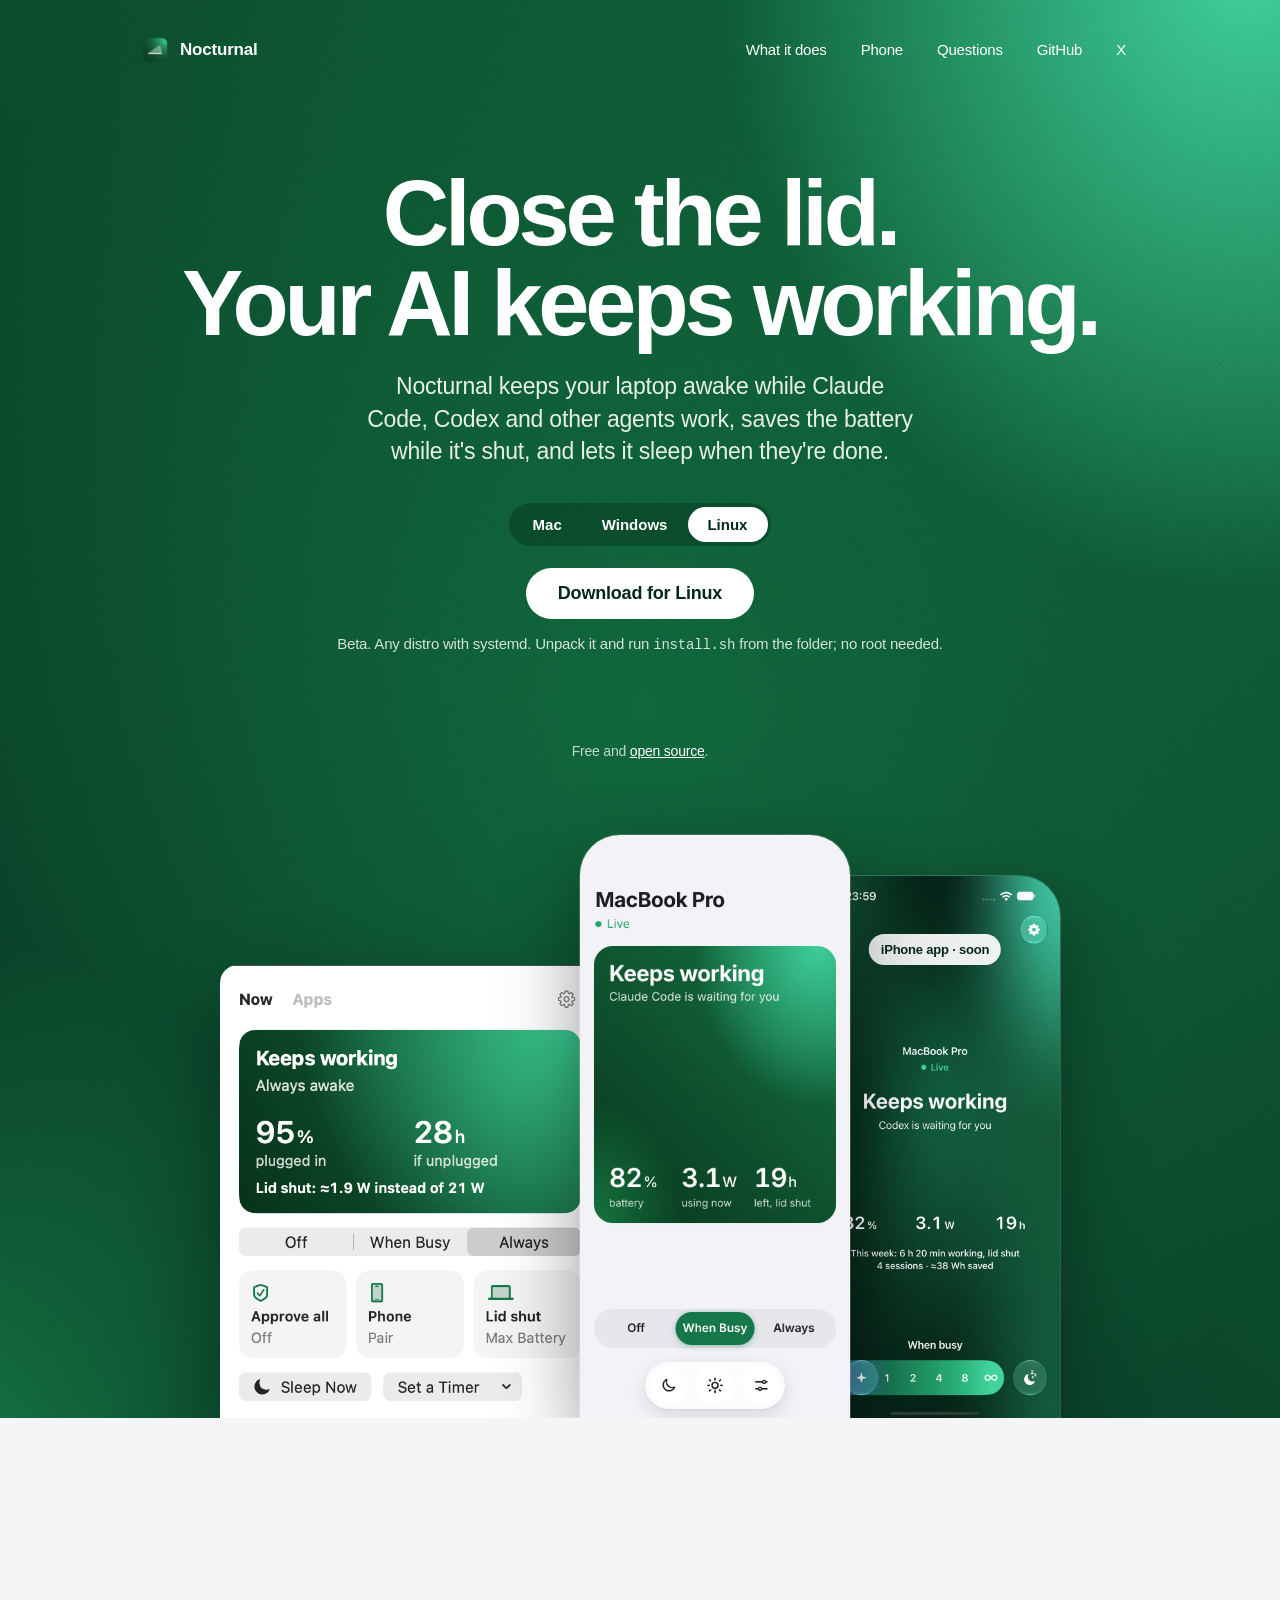
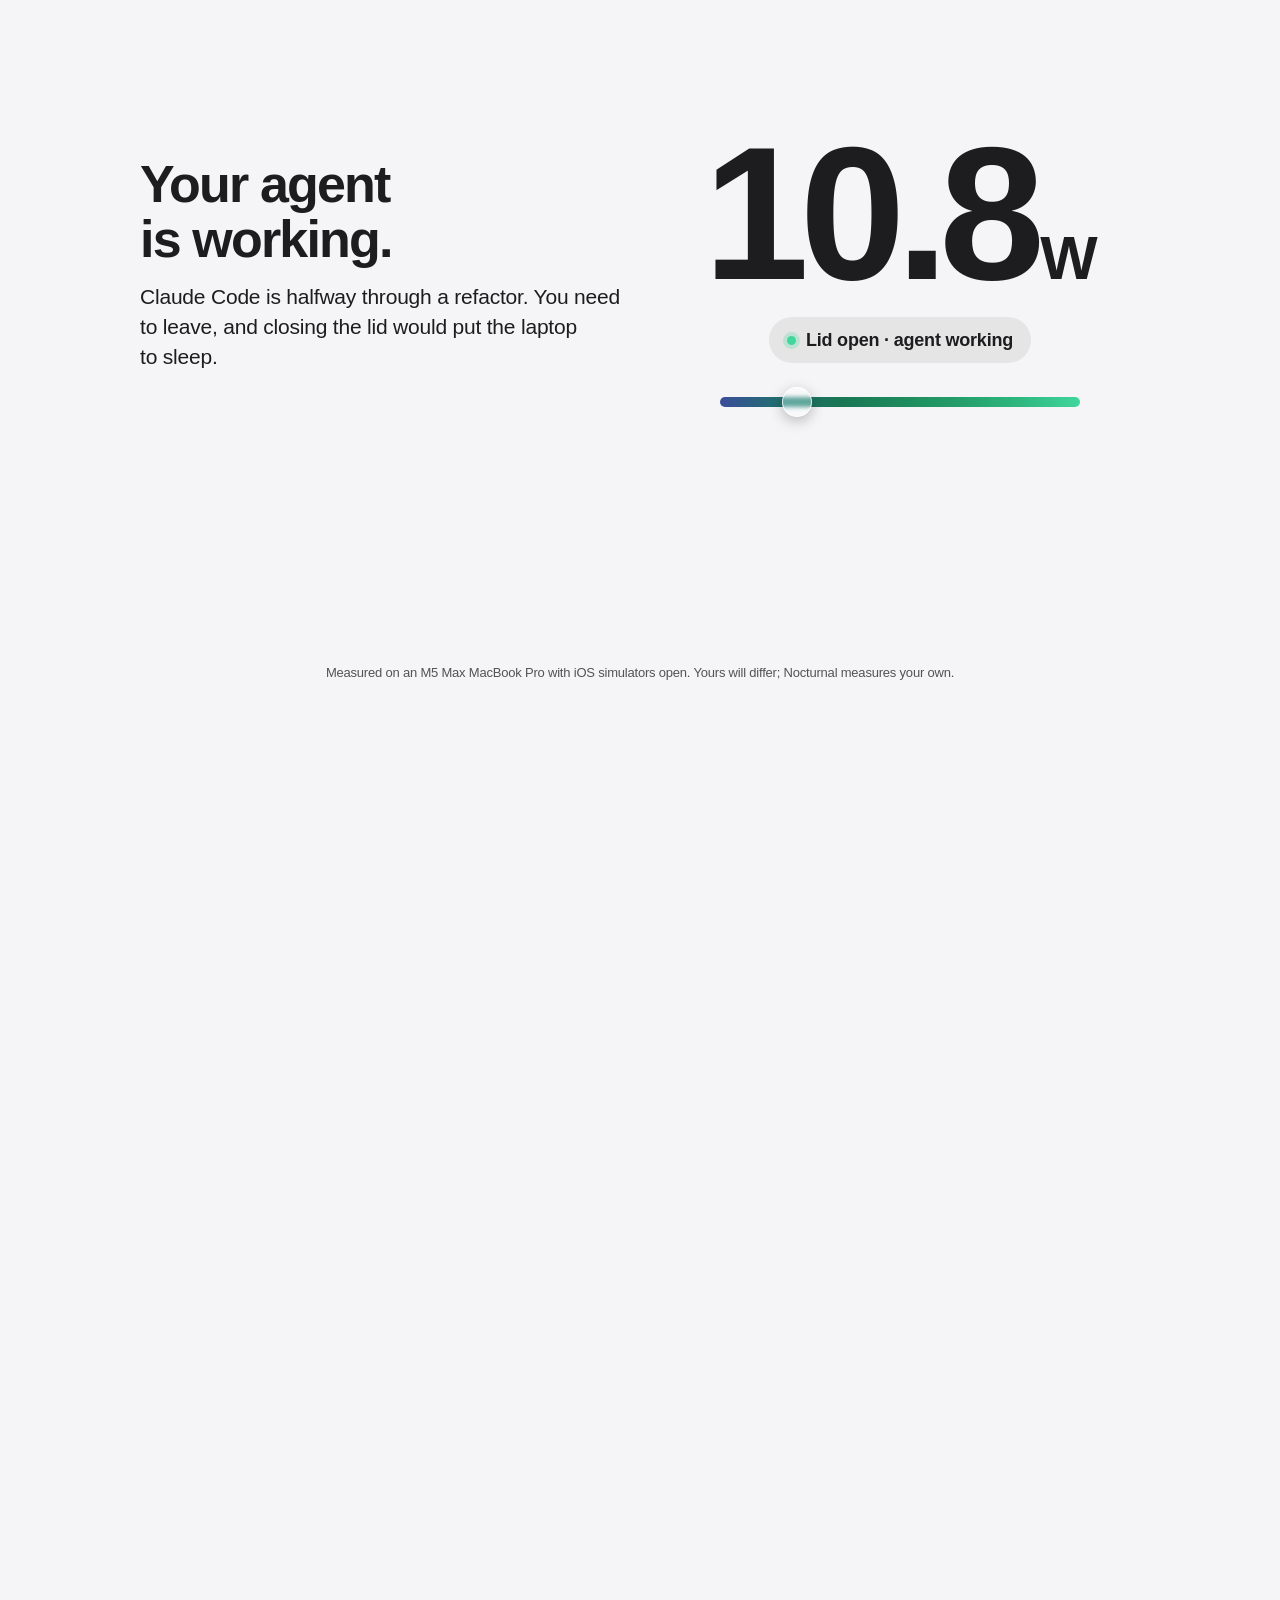
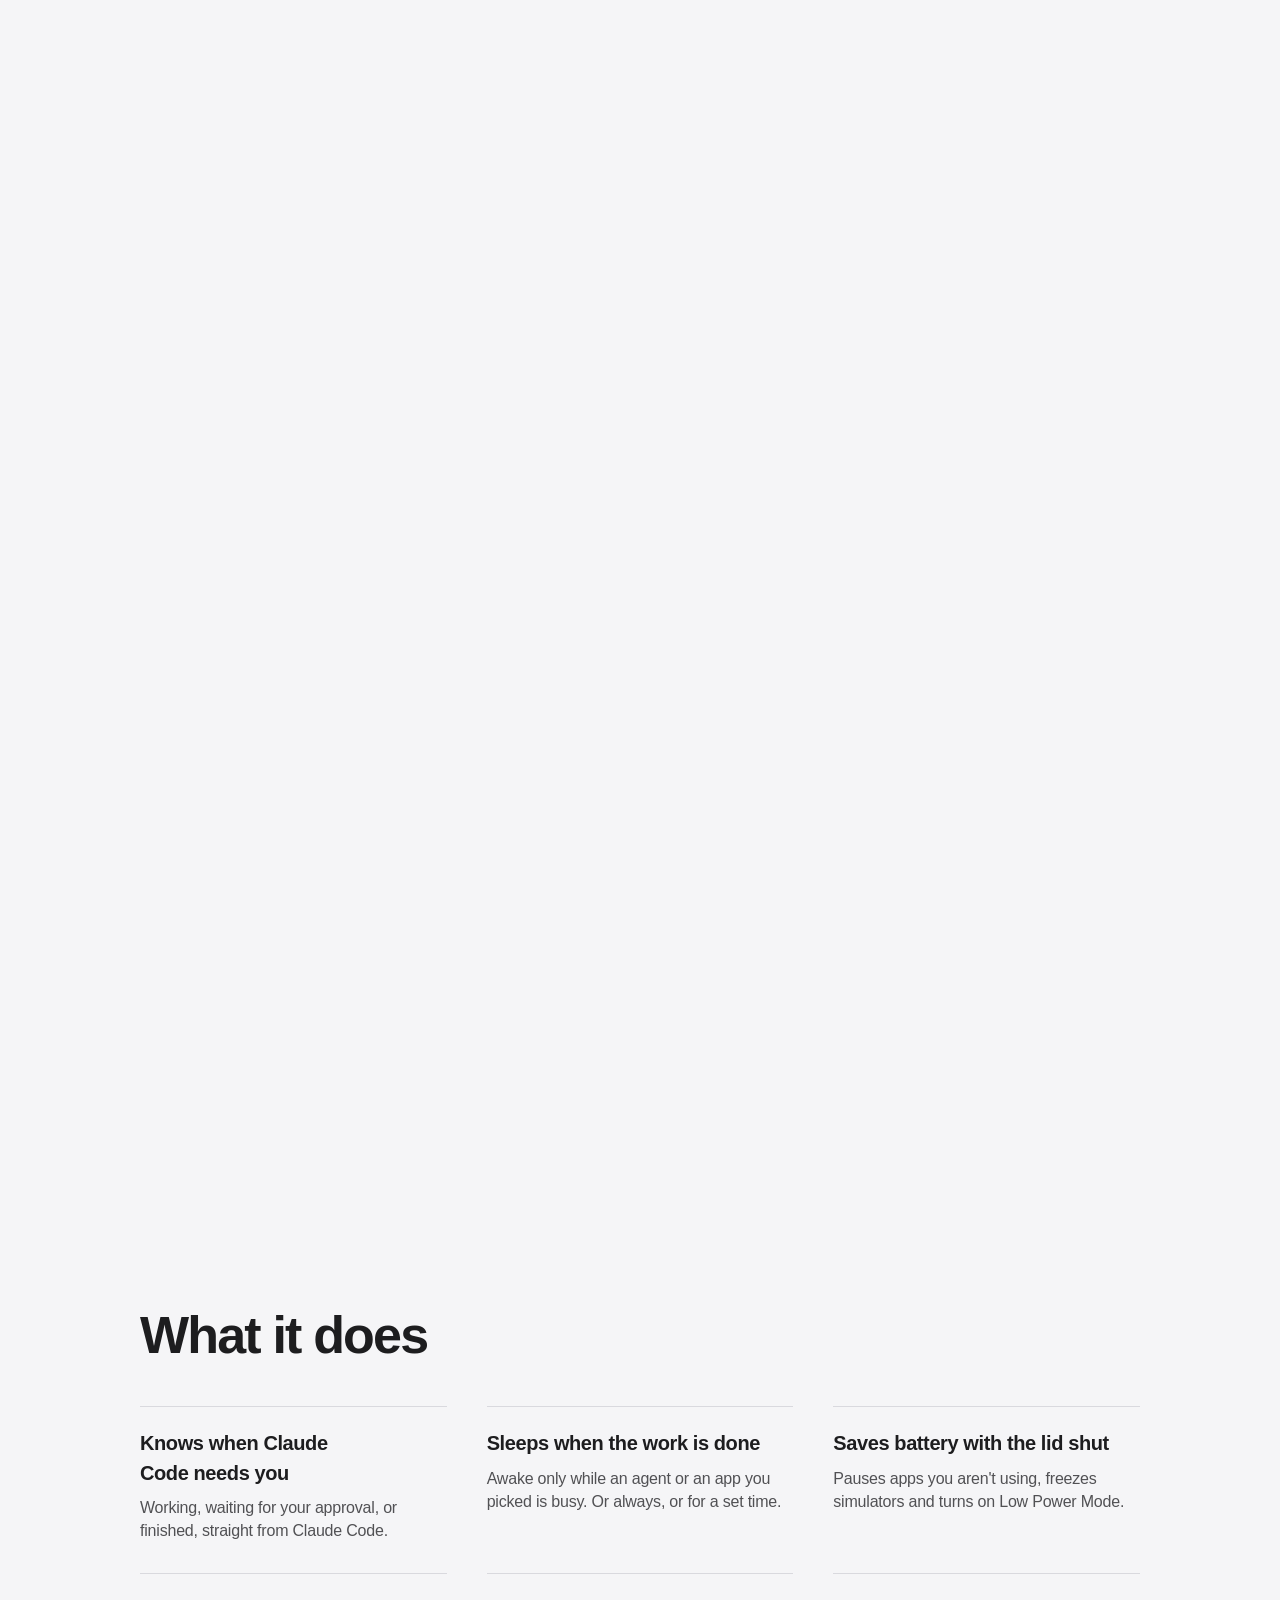
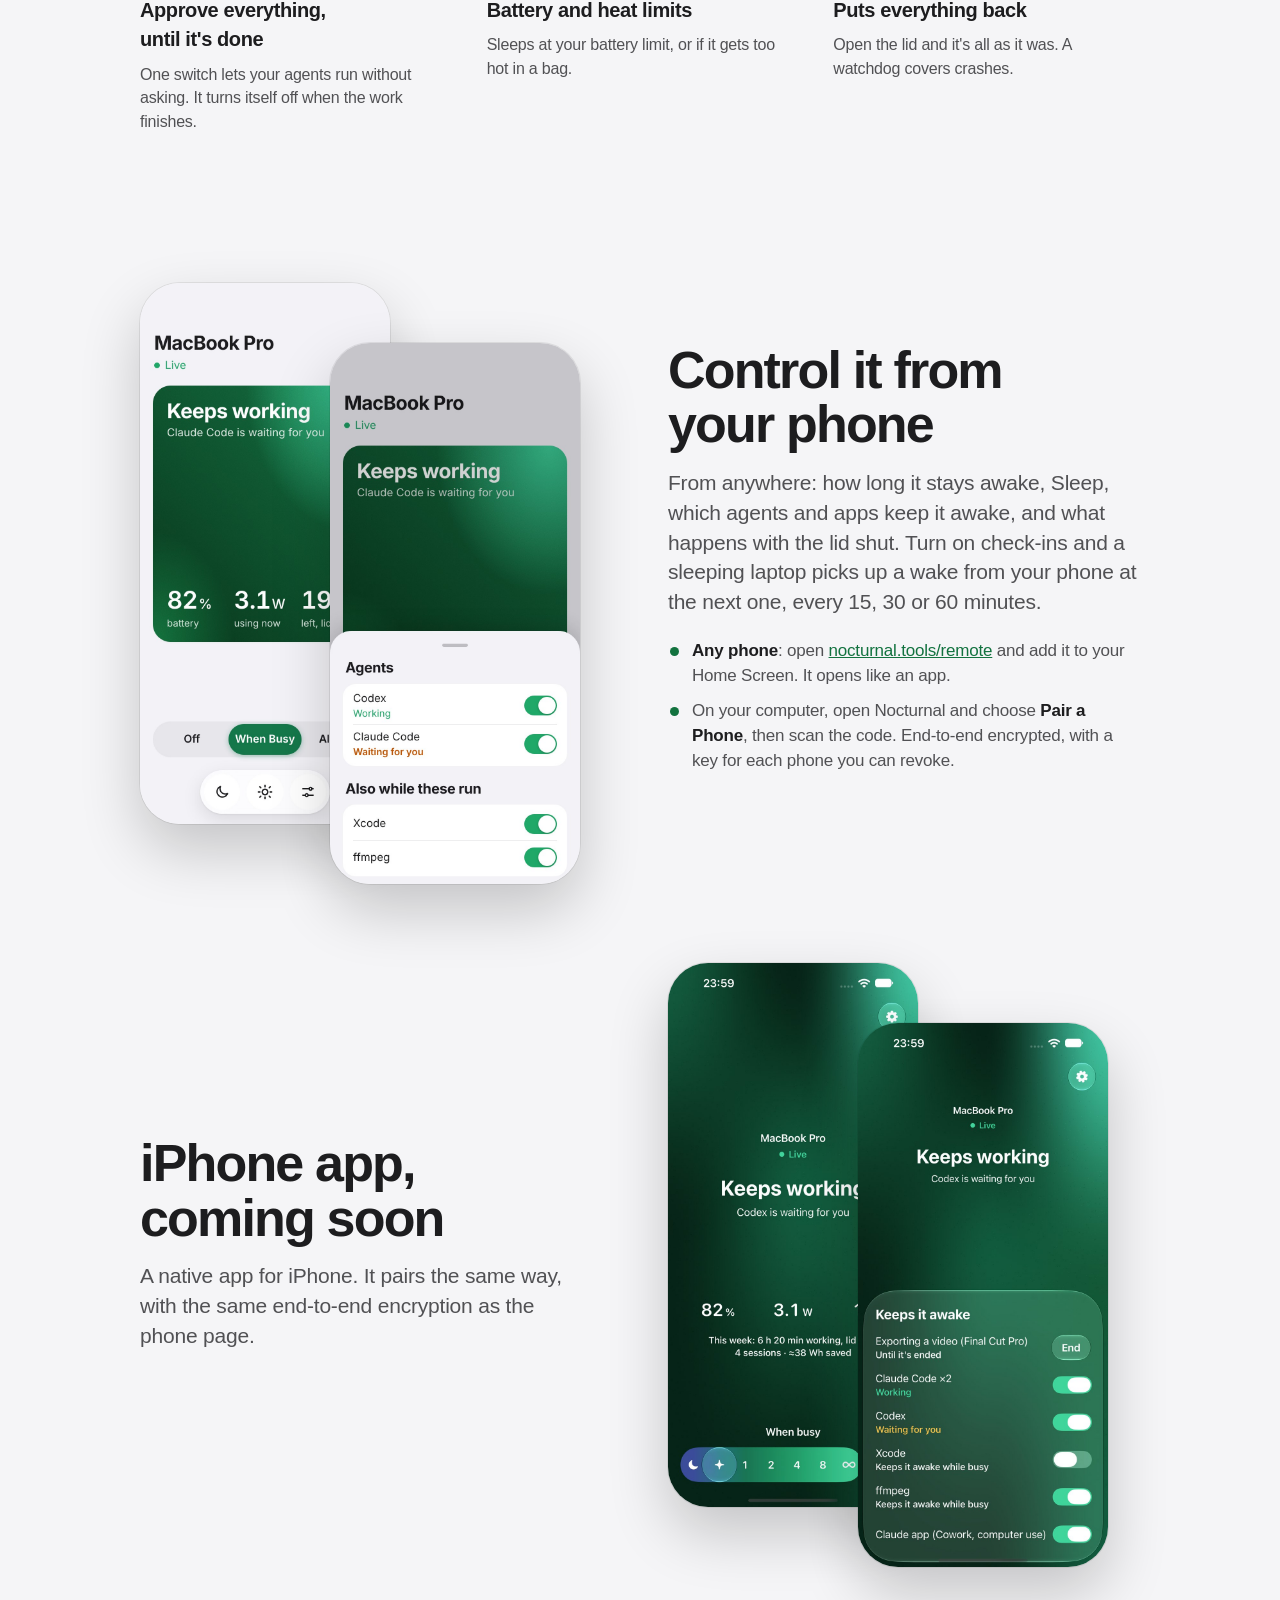
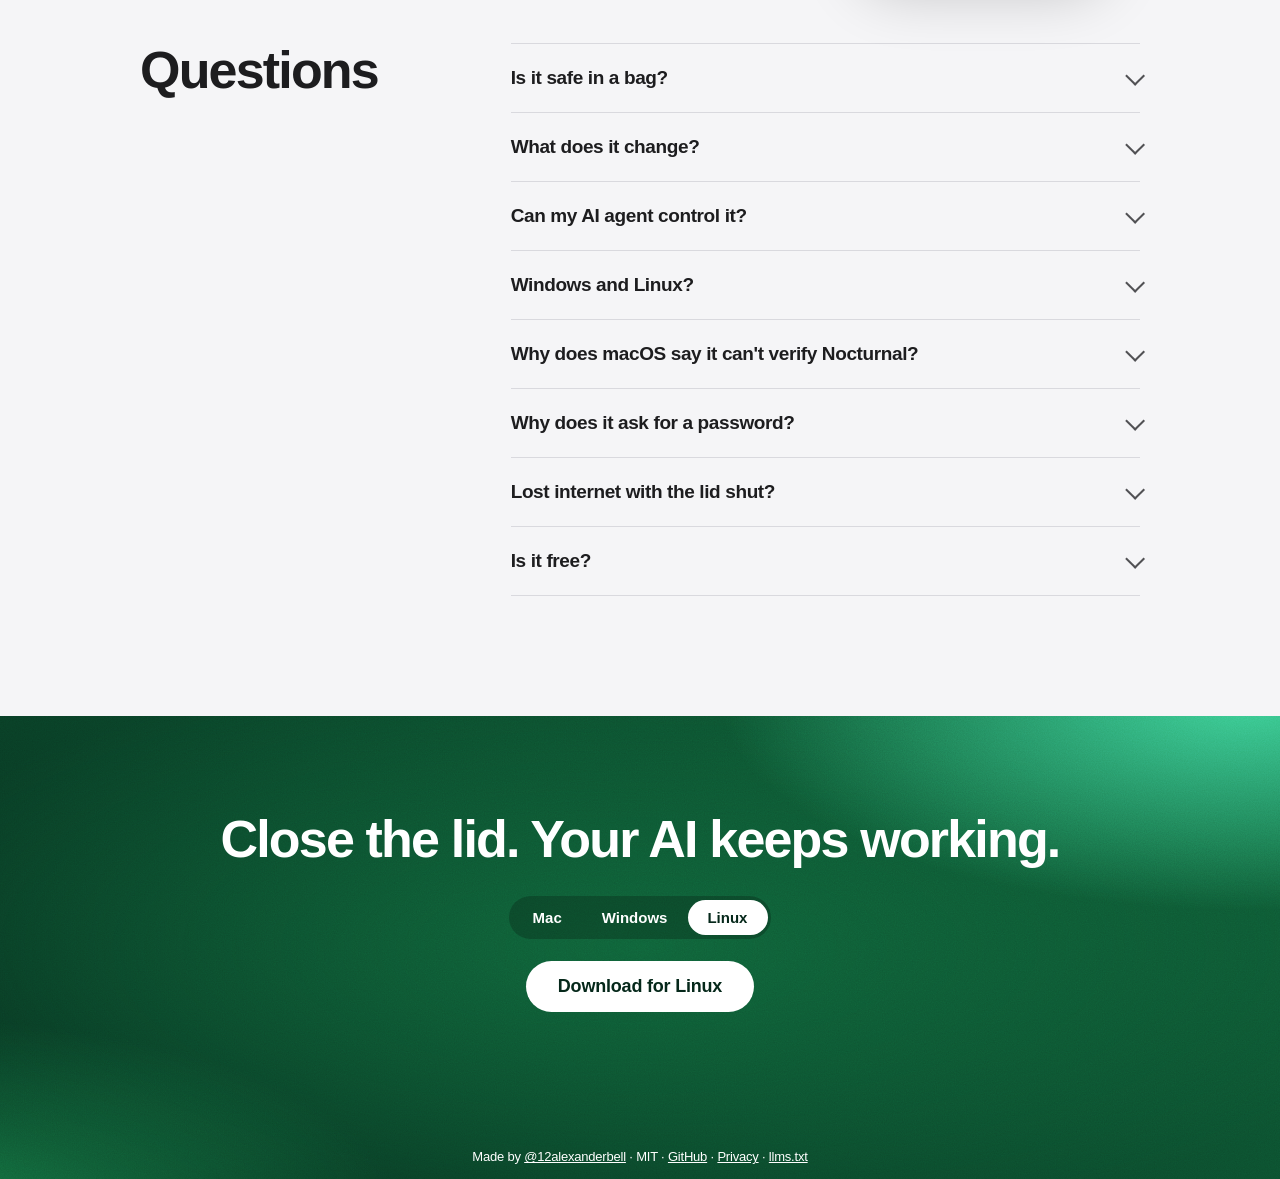
<file: index.html>
<!doctype html>
<html lang="en">
<head>
<meta charset="utf-8">
<meta name="viewport" content="width=device-width,initial-scale=1,viewport-fit=cover">
<title>Nocturnal: close the lid, your AI keeps working</title>
<meta name="description" content="Nocturnal keeps your laptop awake with the lid shut while Claude Code, Codex or any AI agent works, saves the battery while it's closed, and lets it sleep when the work is done. Free for Mac, Windows and Linux, and you can control it from your phone.">
<meta property="og:title" content="Nocturnal: close the lid, your AI keeps working">
<meta property="og:description" content="Keeps your laptop awake with the lid shut while your AI agents work, then lets it sleep. Free and open source.">
<meta property="og:image" content="https://nocturnal.tools/og.jpg">
<meta property="og:image:width" content="1200">
<meta property="og:image:height" content="630">
<meta property="og:url" content="https://nocturnal.tools/">
<meta property="og:type" content="website">
<meta name="twitter:card" content="summary_large_image">
<meta name="twitter:site" content="@12alexanderbell">
<meta name="theme-color" content="#05281a">
<link rel="icon" href="favicon.png">
<link rel="apple-touch-icon" href="apple-touch-icon.png">
<style>
  :root {
    --paper: #f5f5f7; --card: #ffffff; --ink: #1d1d1f; --ink-2: #515154; --line: #d9d9de;
    --night: #070c19; --night-2: #16203f; --deep: #05281a; --green: #10663b; --mint: #40d69c; --accent: #12723f;
    --font: -apple-system, BlinkMacSystemFont, "SF Pro Text", "SF Pro Display", "Segoe UI", "Helvetica Neue", Helvetica, Arial, sans-serif;
    --round: ui-rounded, "SF Pro Rounded", -apple-system, BlinkMacSystemFont, "Segoe UI", sans-serif;
    --mono: ui-monospace, "SF Mono", SFMono-Regular, Menlo, Consolas, monospace;
    --ease: cubic-bezier(.25, .1, .25, 1);
    color-scheme: light;
  }
  * { box-sizing: border-box; }
  html { -webkit-text-size-adjust: 100%; }
  body { margin: 0; background: var(--paper); color: var(--ink); font-family: var(--font); font-size: 17px; line-height: 1.47; letter-spacing: -0.012em; -webkit-font-smoothing: antialiased; }
  a { color: var(--accent); }
  img { display: block; max-width: 100%; height: auto; }
  .wrap { max-width: 1040px; margin: 0 auto; padding-inline: max(20px, env(safe-area-inset-left, 0px)); }
  h1, h2, h3 { text-wrap: balance; margin: 0; }
  h2 { font-size: clamp(32px, 4.6vw, 52px); line-height: 1.05; letter-spacing: -0.035em; font-weight: 700; }
  .sub { font-size: clamp(18px, 2vw, 21px); line-height: 1.42; color: var(--ink-2); margin: 16px 0 0; max-width: 32em; text-wrap: pretty; }
  :focus-visible { outline: 2px solid var(--accent); outline-offset: 3px; border-radius: 6px; }

  /* ---------- The ground: deep green opening to a mint glow, with grain (as in the app) ---------- */
  .ground { position: relative; isolation: isolate; overflow: hidden; color: #fff; background: var(--deep); }
  .ground::before { content: ""; position: absolute; inset: -20%; z-index: -2;
    background:
      radial-gradient(42% 46% at 84% 12%, rgba(64,214,156,.95), rgba(64,214,156,0) 70%),
      radial-gradient(38% 44% at 10% 92%, rgba(34,184,102,.55), rgba(34,184,102,0) 70%),
      radial-gradient(60% 60% at 50% 50%, rgba(16,102,59,.9), rgba(16,102,59,0) 75%),
      linear-gradient(40deg, var(--deep), var(--green)); }
  .ground::after { content: ""; position: absolute; inset: 0; z-index: -1; pointer-events: none; opacity: .2; mix-blend-mode: overlay;
    background-image: url("data:image/svg+xml,%3Csvg xmlns='http://www.w3.org/2000/svg' width='220' height='220'%3E%3Cfilter id='n'%3E%3CfeTurbulence type='fractalNoise' baseFrequency='.9' numOctaves='2' stitchTiles='stitch'/%3E%3CfeColorMatrix values='0 0 0 0 .5 0 0 0 0 .5 0 0 0 0 .5 0 0 0 1.6 -.3'/%3E%3C/filter%3E%3Crect width='100%25' height='100%25' filter='url(%23n)'/%3E%3C/svg%3E"); }

  .ground a { color: #fff; }

  /* ---------- Hero ---------- */
  .hero { padding: max(28px, env(safe-area-inset-top)) 0 0; }
  .top { display: flex; justify-content: space-between; align-items: center; height: 44px; }
  .brand { display: flex; align-items: center; gap: 10px; font-weight: 600; font-size: 17px; color: #fff; text-decoration: none; }
  .brand img { width: 30px; height: 30px; border-radius: 7px; }
  .top nav { display: flex; gap: 6px; }
  .top nav a { color: #fff; text-decoration: none; font-size: 15px; font-weight: 500; padding: 8px 14px; border-radius: 980px; }
  .top nav a:hover { background: rgba(255,255,255,.12); }
  .hero-copy { text-align: center; padding-top: clamp(48px, 8vw, 96px); }
  h1 { font-size: clamp(44px, 8.4vw, 92px); line-height: .98; letter-spacing: -0.045em; font-weight: 700; }
  .lede { font-size: clamp(19px, 2.3vw, 23px); line-height: 1.4; color: rgba(255,255,255,.9); max-width: 31em; margin: 22px auto 0; text-wrap: balance; }

  /* Get it: one box, three systems. The system you're on is picked for you. */
  .get { max-width: 780px; margin: 36px auto 0; }
  .tabs { display: inline-flex; padding: 4px; border-radius: 980px; background: rgba(0,0,0,.22); position: relative; }
  .tabs button { position: relative; z-index: 1; border: 0; background: none; color: #fff; font: 600 15px var(--font); padding: 9px 20px; border-radius: 980px; cursor: pointer; transition: color .25s; }
  .tabs button[aria-selected="true"] { color: var(--deep); }
  .tabs .lens { position: absolute; z-index: 0; top: 4px; bottom: 4px; left: 0; width: 0; border-radius: 980px; background: #fff; transition: transform .25s var(--ease), width .25s var(--ease); }
  .panes { margin-top: 18px; display: grid; }
  /* Switching tabs: the old pane leaves quickly, then the new one comes in, so the two never sit on top of each other. */
  .pane { grid-area: 1 / 1; transition: opacity .12s linear, visibility 0s .12s; }
  .pane[hidden] { display: block; visibility: hidden; opacity: 0; }
  .pane:not([hidden]) { transition: opacity .2s linear .12s, visibility 0s; }
  .cmd { display: flex; align-items: center; gap: 10px; background: rgba(4,18,11,.55); border: 1px solid rgba(255,255,255,.16); border-radius: 18px; padding: 10px 10px 10px 20px; text-align: left; }
  .cmd code { flex: 1; min-width: 0; font: 500 clamp(13px, 1.6vw, 16px)/1.4 var(--mono); color: #fff; overflow-wrap: anywhere; }
  .cmd code::before { content: "$ "; color: var(--mint); }
  .copy { flex: none; border: 0; cursor: pointer; font: 600 15px var(--font); color: var(--deep); background: #fff; padding: 11px 18px; border-radius: 12px; min-width: 82px; }
  .copy:active { transform: scale(.96); }
  .dl { display: inline-flex; align-items: center; gap: 8px; margin-top: 4px; border: 0; cursor: pointer; text-decoration: none; font: 600 18px var(--font); padding: 15px 32px; border-radius: 980px; background: #fff; color: var(--deep) !important; transition: transform .2s; }
  .dl:hover { transform: scale(1.02); }
  .dl:active { transform: scale(.97); }
  .pane .note { font-size: 15px; color: rgba(255,255,255,.82); margin: 14px 0 0; }
  .pane .note code { font: 14px var(--mono); }
  .fine { font-size: 14px; color: rgba(255,255,255,.75); margin: 22px 0 0; }

  /* The product, rising into place once on load: the Mac panel, the phone page, and the iPhone app that's coming. */
  .stage { position: relative; height: clamp(420px, 56vw, 600px); margin-top: 56px; }
  .stage .mac, .stage .phone { position: absolute; bottom: -2px; }
  .stage .phone.app { width: min(250px, 40vw); transform: translateX(170px); z-index: 1; }
  .stage .soon { position: absolute; left: 50%; top: 58px; transform: translateX(-50%); white-space: nowrap; padding: 6px 12px; border-radius: 99px; background: rgba(255,255,255,.92); color: var(--deep); font-size: 13px; font-weight: 600; }
  .stage .mac { left: 50%; width: min(380px, 62vw); transform: translateX(calc(-100% - 40px)); z-index: 1; border-radius: 18px 18px 0 0; overflow: hidden; box-shadow: 0 30px 80px rgba(0,0,0,.35); }
  .stage .phone { left: 50%; width: min(270px, 44vw); transform: translateX(-60px); z-index: 2; border-radius: 40px 40px 0 0; overflow: hidden; box-shadow: 0 30px 80px rgba(0,0,0,.4); outline: 1px solid rgba(255,255,255,.18); }
  .stage .mac img, .stage .phone img { width: 100%; }
  .rise-in, .hero-copy > * { animation: appear .5s ease-out both; }
  .hero-copy > :nth-child(2) { animation-delay: .05s; } .hero-copy > :nth-child(3) { animation-delay: .1s; }
  .stage .mac.rise-in { animation-delay: .15s; } .stage .phone.rise-in { animation-delay: .2s; } .stage .app.rise-in { animation-delay: .25s; }
  @keyframes appear { from { opacity: 0; } to { opacity: 1; } }

  /* ---------- The lid: scroll and the page lives through one night of work ---------- */
  .lid { position: relative; height: 330vh; }
  .lid-stick { position: sticky; top: 0; height: 100vh; height: 100svh; overflow: hidden; display: grid; align-items: center; background: var(--paper); color: var(--ink); }
  .lid-bg { position: absolute; inset: 0; opacity: 0; }
  .lid-bg.green { background: radial-gradient(50% 55% at 82% 15%, rgba(64,214,156,.9), rgba(64,214,156,0) 72%), linear-gradient(40deg, var(--deep), var(--green)); }
  .lid-bg.night { background: radial-gradient(45% 50% at 80% 10%, rgba(59,76,154,.75), rgba(59,76,154,0) 72%), linear-gradient(40deg, var(--night), var(--night-2)); }
  .lid-grid { position: relative; width: 100%; display: grid; grid-template-columns: minmax(0, 1fr) minmax(0, 1fr); gap: 40px; align-items: center; }
  .chapters { position: relative; height: 13em; }
  /* One chapter at a time: the old one moves off in the direction of travel and is gone before the next arrives. */
  .chapter { position: absolute; inset: 0; visibility: hidden; opacity: 0; transition: opacity .15s linear, visibility 0s .15s; }
  .chapter.on { visibility: visible; opacity: 1; transition: opacity .3s linear .15s, visibility 0s; }
  .state span { display: inline-block; transition: opacity .15s linear; }
  .state span.swap { opacity: 0; }
  .chapter .sub { color: inherit; opacity: 1; }
  .meter { text-align: center; }
  .watts { font: 700 clamp(84px, 15vw, 190px)/0.9 var(--round); letter-spacing: -0.05em; font-variant-numeric: tabular-nums; white-space: nowrap; }
  .watts small { font-size: .32em; letter-spacing: -0.02em; font-weight: 600; margin-left: .08em; }
  .state { display: inline-flex; align-items: center; gap: 10px; margin-top: 18px; font-weight: 600; font-size: 18px; padding: 10px 18px; border-radius: 980px; background: rgba(127,127,127,.14); }
  .state i { width: 9px; height: 9px; border-radius: 50%; background: var(--mint); box-shadow: 0 0 0 4px rgba(64,214,156,.25); }
  .lid-stick.is-night .state i { background: #8b9bd6; box-shadow: none; }
  .band { position: relative; height: 10px; border-radius: 10px; margin: 34px auto 0; max-width: 360px; background: linear-gradient(90deg, #3b4c9a, #21706f, #1a7654, #1d8a5c, #249e6b, #2eb880, #40d69c); }
  .band b { position: absolute; top: 50%; width: 30px; height: 30px; margin: -15px 0 0 -15px; border-radius: 50%; background: rgba(255,255,255,.35); backdrop-filter: blur(2px) saturate(1.3); border: 1.5px solid rgba(255,255,255,.85); box-shadow: 0 4px 14px rgba(0,0,0,.25); transition: left .35s var(--ease); }
  .lid .fine-print { position: absolute; left: 0; right: 0; bottom: max(22px, env(safe-area-inset-bottom)); text-align: center; font-size: 13px; opacity: .75; }

  /* ---------- What it does ---------- */
  .does { padding: 120px 0 0; }
  .feats { display: grid; grid-template-columns: repeat(3, minmax(0, 1fr)); gap: 0 40px; margin-top: 44px; }
  .feat { border-top: 1px solid var(--line); padding: 22px 0 30px; }
  .feat h3 { font-size: 20px; letter-spacing: -0.02em; }
  .feat p { margin: 8px 0 0; color: var(--ink-2); font-size: 16px; }

  /* ---------- Phone ---------- */
  .phone-sec { padding: 120px 0 0; display: grid; grid-template-columns: minmax(0, 1fr) minmax(0, 1fr); gap: 56px; align-items: center; }
  .phones { position: relative; height: 560px; }
  .app-sec .sub { max-width: 30em; }
  .phones img { position: absolute; width: 250px; border-radius: 40px; box-shadow: 0 0 0 1px rgba(0,0,0,.08), 0 26px 60px rgba(0,0,0,.2); }
  .phones img:first-child { left: 0; top: 0; }
  .phones img:last-child { left: 190px; top: 60px; }
  .ticks { margin: 22px 0 0; padding: 0; list-style: none; color: var(--ink-2); font-size: 17px; }
  .ticks li { margin: 10px 0; padding-left: 24px; position: relative; }
  .ticks li::before { content: ""; position: absolute; left: 2px; top: .5em; width: 9px; height: 9px; border-radius: 50%; background: var(--accent); }
  .ticks b { color: var(--ink); font-weight: 600; }

  /* ---------- Questions ---------- */
  .faq-sec { padding: 120px 0 0; display: grid; grid-template-columns: minmax(0, 1fr) minmax(0, 2fr); gap: 56px; }
  .faq details { border-top: 1px solid var(--line); }
  .faq details:last-child { border-bottom: 1px solid var(--line); }
  .faq summary { cursor: pointer; list-style: none; display: flex; justify-content: space-between; align-items: center; gap: 16px; padding: 20px 0; font-size: 19px; font-weight: 600; letter-spacing: -0.02em; }
  .faq summary::-webkit-details-marker { display: none; }
  .faq summary::after { content: ""; flex: none; width: 12px; height: 12px; border-right: 2px solid var(--ink-2); border-bottom: 2px solid var(--ink-2); transform: rotate(45deg) translateY(-3px); transition: transform .2s var(--ease); }
  .faq details[open] summary::after { transform: rotate(-135deg) translateY(-3px); }
  .faq .a { padding: 0 0 22px; color: var(--ink-2); font-size: 17px; max-width: 38em; }
  .faq .a p { margin: 0; }
  .faq details[open] .a { animation: appear .2s linear; }
  .prompt { position: relative; margin-top: 14px; }
  .prompt pre { margin: 0; white-space: pre-wrap; font: 13px/1.55 var(--mono); background: var(--card); color: var(--ink); border-radius: 16px; padding: 18px 18px 18px; max-height: 220px; overflow: auto; border: 1px solid var(--line); }
  .btn { display: inline-block; border: 0; cursor: pointer; font: 600 16px var(--font); padding: 11px 22px; border-radius: 980px; color: #fff; background: var(--accent); margin-top: 14px; }

  /* ---------- End ---------- */
  .end { margin-top: 120px; text-align: center; padding: 96px 0 0; }
  .end .get { margin-top: 30px; }
  .end .stage-mini { height: 80px; }
  footer { padding: 26px 0 max(30px, env(safe-area-inset-bottom)); font-size: 13px; color: rgba(255,255,255,.78); text-align: center; }
  footer a { color: inherit; }

  @media (max-width: 820px) {
    .top nav a:not(.keep) { display: none; }
    .stage { height: clamp(360px, 108vw, 520px); }
    .stage .mac { left: 0; width: 47%; transform: none; }
    .stage .phone { left: 35%; width: 34%; transform: none; }
    .stage .phone.app { left: 66%; width: 34%; transform: none; }
    .stage .soon { top: 40px; left: auto; right: 6px; transform: none; font-size: 10px; padding: 4px 8px; }
    .cmd code { font-size: 13px; }
    .lid-grid { grid-template-columns: minmax(0, 1fr); gap: 12px; text-align: center; }
    .chapters { height: 11em; order: 2; margin-top: 34px; }
    .chapter .sub { margin-inline: auto; }
    .feats { grid-template-columns: minmax(0, 1fr); }
    .phone-sec, .faq-sec { grid-template-columns: minmax(0, 1fr); gap: 28px; }
    .phones { height: 470px; max-width: 380px; margin: 0 auto; width: 100%; }
    .phones img { width: 205px; }
    .phones img:last-child { left: auto; right: 0; top: 50px; }
    .does, .phone-sec, .faq-sec { padding-top: 88px; }
  }
  @media (prefers-reduced-motion: reduce) {
    .rise-in, .hero-copy > * { animation: none; }
    .chapter, .chapter.on, .pane, .pane:not([hidden]), .tabs .lens, .band b, .state span { transition: none; }
  }
</style>
</head>
<body>

<header class="ground hero">
  <div class="wrap">
    <div class="top">
      <a class="brand" href="#"><img src="icon.png" alt="" width="30" height="30">Nocturnal</a>
      <nav aria-label="Sections">
        <a href="#does-h">What it does</a>
        <a href="#phone-h">Phone</a>
        <a href="#faq-h">Questions</a>
        <a class="keep" href="https://github.com/12alexanderbell-graham/nocturnal">GitHub</a>
        <a href="https://x.com/12alexanderbell">X</a>
      </nav>
    </div>

    <div class="hero-copy">
      <h1>Close the lid.<br>Your AI keeps working.</h1>
      <p class="lede">Nocturnal keeps your laptop awake while Claude Code, Codex and other agents work, saves the battery while it's shut, and lets it sleep when they're done.</p>
      <div class="get" data-get>
        <div class="tabs" role="tablist" aria-label="Your computer">
          <span class="lens" aria-hidden="true"></span>
          <button role="tab" data-os="mac" aria-selected="true">Mac</button>
          <button role="tab" data-os="win" aria-selected="false">Windows</button>
          <button role="tab" data-os="linux" aria-selected="false">Linux</button>
        </div>
        <div class="panes">
          <div class="pane" data-pane="mac">
            <div class="cmd"><code>brew install --cask 12alexanderbell-graham/nocturnal/nocturnal</code><button class="copy" type="button">Copy</button></div>
            <p class="note">Or <a href="https://github.com/12alexanderbell-graham/nocturnal/releases/download/v1.0.0/Nocturnal-1.0.0-mac.zip">download the app</a>. macOS 14 or later, Apple silicon or Intel.</p>
            <p class="note">It's new and not notarized by Apple yet. If Chrome warns about the download, choose <b>Keep</b>; the first time macOS stops it, open System Settings › Privacy &amp; Security and click <b>Open Anyway</b>.</p>
          </div>
          <div class="pane" data-pane="win" hidden>
            <a class="dl" href="https://github.com/12alexanderbell-graham/nocturnal/releases/download/v1.0.0/Nocturnal-1.0.0-windows-x86_64.zip">Download for Windows</a>
            <p class="note">Beta. Windows 10 or 11. Unzip it into a folder you'll keep and run <code>nocturnal-app.exe</code>. If Chrome warns about the download, choose Keep; if Windows warns, choose More info › Run anyway.</p>
          </div>
          <div class="pane" data-pane="linux" hidden>
            <a class="dl" href="https://github.com/12alexanderbell-graham/nocturnal/releases/download/v1.0.0/nocturnal-1.0.0-linux-x86_64.tar.gz">Download for Linux</a>
            <p class="note">Beta. Any distro with systemd. Unpack it and run <code>install.sh</code> from the folder; no root needed.</p>
          </div>
        </div>
        <p class="fine">Free and <a href="https://github.com/12alexanderbell-graham/nocturnal">open source</a>.</p>
      </div>
    </div>

    <div class="stage" aria-hidden="false">
      <figure class="mac rise-in" style="margin:0"><img src="panel-now.png" alt="Nocturnal's menu on the Mac: Keeps working, battery and hours left, Off / When Busy / Always, Approve all, Phone and Lid shut" width="640" height="766"></figure>
      <figure class="phone app rise-in" style="margin:0"><img src="phone.jpg" alt="The Nocturnal iPhone app, coming soon" width="780" height="1696"><span class="soon">iPhone app · soon</span></figure>
      <figure class="phone rise-in" style="margin:0"><img src="phone-web.jpg" alt="Nocturnal's phone page: Keeps working, battery, watts and hours left, and Off / When Busy / Always" width="780" height="1688"></figure>
    </div>
  </div>
</header>

<section class="lid" aria-labelledby="lid-h" data-lid>
  <div class="lid-stick">
    <div class="lid-bg green" aria-hidden="true"></div>
    <div class="lid-bg night" aria-hidden="true"></div>
    <div class="wrap lid-grid">
      <div class="chapters">
        <div class="chapter on" data-ch="0">
          <h2 id="lid-h">Your agent is working.</h2>
          <p class="sub">Claude Code is halfway through a refactor. You need to leave, and closing the lid would put the laptop to sleep.</p>
        </div>
        <div class="chapter" data-ch="1">
          <h2>Close the lid anyway.</h2>
          <p class="sub">Nocturnal keeps it working with the screen off, pauses the apps you aren't using and turns on Low Power Mode.</p>
        </div>
        <div class="chapter" data-ch="2">
          <h2>When it's done, it sleeps.</h2>
          <p class="sub">The agent finishes, the laptop sleeps, and opening the lid puts every app and setting back the way it was.</p>
        </div>
      </div>
      <div class="meter" aria-live="polite">
        <div class="watts"><span data-watts>18.3</span><small>W</small></div>
        <div class="state"><i aria-hidden="true"></i><span data-state>Lid open · agent working</span></div>
        <div class="band" aria-hidden="true"><b data-lens style="left:21.4%"></b></div>
      </div>
    </div>
    <p class="fine-print">Measured on an M5 Max MacBook Pro with iOS simulators open. Yours will differ; Nocturnal measures your own.</p>
  </div>
</section>

<div class="wrap">
  <section class="does" aria-labelledby="does-h">
    <h2 id="does-h">What it does</h2>
    <div class="feats">
      <div class="feat"><h3>Knows when Claude Code needs you</h3><p>Working, waiting for your approval, or finished, straight from Claude Code.</p></div>
      <div class="feat"><h3>Sleeps when the work is done</h3><p>Awake only while an agent or an app you picked is busy. Or always, or for a set time.</p></div>
      <div class="feat"><h3>Saves battery with the lid shut</h3><p>Pauses apps you aren't using, freezes simulators and turns on Low Power Mode.</p></div>
      <div class="feat"><h3>Approve everything, until it's done</h3><p>One switch lets your agents run without asking. It turns itself off when the work finishes.</p></div>
      <div class="feat"><h3>Battery and heat limits</h3><p>Sleeps at your battery limit, or if it gets too hot in a bag.</p></div>
      <div class="feat"><h3>Puts everything back</h3><p>Open the lid and it's all as it was. A watchdog covers crashes.</p></div>
    </div>
  </section>

  <section class="phone-sec" aria-labelledby="phone-h">
    <div class="phones">
      <img src="phone-web.jpg" alt="The phone page's main screen" width="780" height="1688" loading="lazy">
      <img src="phone-web-settings.jpg" alt="The phone page's settings: agents, apps that keep it awake, and what happens with the lid shut" width="780" height="1688" loading="lazy">
    </div>
    <div>
      <h2 id="phone-h">Control it from your phone</h2>
      <p class="sub">From anywhere: how long it stays awake, Sleep, which agents and apps keep it awake, and what happens with the lid shut. Turn on check-ins and a sleeping laptop picks up a wake from your phone at the next one, every 15, 30 or 60 minutes.</p>
      <ul class="ticks">
        <li><b>Any phone</b>: open <a href="remote/">nocturnal.tools/remote</a> and add it to your Home Screen. It opens like an app.</li>
        <li>On your computer, open Nocturnal and choose <b>Pair a Phone</b>, then scan the code. End-to-end encrypted, with a key for each phone you can revoke.</li>
      </ul>
    </div>
  </section>

  <section class="phone-sec app-sec" aria-labelledby="app-h">
    <div>
      <h2 id="app-h">iPhone app, coming soon</h2>
      <p class="sub">A native app for iPhone. It pairs the same way, with the same end-to-end encryption as the phone page.</p>
    </div>
    <div class="phones">
      <img src="phone.jpg" alt="The Nocturnal iPhone app: Keeps working, battery, watts and hours left, this week's savings, and the keep-awake band" width="780" height="1696" loading="lazy">
      <img src="phone-settings.jpg" alt="The iPhone app's settings: what keeps it awake, agents, apps and every setting" width="780" height="1696" loading="lazy">
    </div>
  </section>

  <section class="faq-sec" aria-labelledby="faq-h">
    <h2 id="faq-h">Questions</h2>
    <div class="faq">
      <details><summary>Is it safe in a bag?</summary><div class="a"><p>It sleeps if it gets hot or the battery reaches your limit. The heat guard and battery limit can't be loosened by an agent or the phone.</p></div></details>
      <details><summary>What does it change?</summary><div class="a"><p>Sleep, Low Power Mode, screen brightness and idle apps, only while the lid is shut. Opening the lid puts it all back.</p></div></details>
      <details id="ai-h"><summary>Can my AI agent control it?</summary><div class="a">
        <p>Yes. Connect it in Settings › Agents, then give your agent this prompt.</p>
        <div class="prompt"><pre id="prompt">Nocturnal is installed on this laptop. It keeps the machine awake with the lid closed while you work, and cuts power use while the lid is shut. You can control all of it through the nocturnal MCP tools (or the nocturnal command). Set it up for me:
1. Read Nocturnal's settings and power report to see every setting and what is using power right now.
2. Ask me, in one short message: which apps must keep running at full speed with the lid shut (music, calls, a local model, Docker...), and whether it should stay awake only while agents work or always.
3. Apply the strongest savings that don't touch what I named: preset max_battery, pausing simulators and background audio, low power, and per-app rules.
4. If my lid is closed, run Nocturnal's power test and tell me what the savings are worth in watts.
5. From now on, keep the laptop awake through Nocturnal before long work and release it when done.
Never turn off the heat guard or lower the battery limit; Nocturnal won't let you, and that's on purpose.</pre></div>
        <button class="btn" id="copy-prompt" type="button">Copy the prompt</button>
      </div></details>
      <details><summary>Windows and Linux?</summary><div class="a"><p>Both work, in beta: the same engine as the Mac, with a tray icon instead of the menu bar panel. Measuring savings is Mac-only for now.</p></div></details>
      <details><summary>Why does macOS say it can't verify Nocturnal?</summary><div class="a"><p>Nocturnal isn't notarized by Apple yet. The first time you open it, macOS blocks it: open System Settings › Privacy &amp; Security, scroll down, click Open Anyway next to Nocturnal and confirm. You only do this once.</p></div></details>
      <details><summary>Why does it ask for a password?</summary><div class="a"><p>Once, on the Mac, to allow only the few commands that switch sleep and Low Power Mode. Delete the app and that permission removes itself.</p></div></details>
      <details><summary>Lost internet with the lid shut?</summary><div class="a"><p>On an iPhone hotspot, set System Settings › Wi‑Fi › Ask to join hotspots to Automatic.</p></div></details>
      <details><summary>Is it free?</summary><div class="a"><p>Yes, and <a href="https://github.com/12alexanderbell-graham/nocturnal">open source</a> under the MIT licence.</p></div></details>
    </div>
  </section>
</div>

<footer class="ground end">
  <div class="wrap">
    <h2>Close the lid. Your AI keeps working.</h2>
    <div class="get" data-get>
      <div class="tabs" role="tablist" aria-label="Your computer">
        <span class="lens" aria-hidden="true"></span>
        <button role="tab" data-os="mac" aria-selected="true">Mac</button>
        <button role="tab" data-os="win" aria-selected="false">Windows</button>
        <button role="tab" data-os="linux" aria-selected="false">Linux</button>
      </div>
      <div class="panes">
        <div class="pane" data-pane="mac">
          <div class="cmd"><code>brew install --cask 12alexanderbell-graham/nocturnal/nocturnal</code><button class="copy" type="button">Copy</button></div>
          <p class="note">Or <a href="https://github.com/12alexanderbell-graham/nocturnal/releases/download/v1.0.0/Nocturnal-1.0.0-mac.zip">download the app</a>. The first time, macOS asks you to allow it in System Settings › Privacy &amp; Security.</p>
        </div>
        <div class="pane" data-pane="win" hidden><a class="dl" href="https://github.com/12alexanderbell-graham/nocturnal/releases/download/v1.0.0/Nocturnal-1.0.0-windows-x86_64.zip">Download for Windows</a></div>
        <div class="pane" data-pane="linux" hidden><a class="dl" href="https://github.com/12alexanderbell-graham/nocturnal/releases/download/v1.0.0/nocturnal-1.0.0-linux-x86_64.tar.gz">Download for Linux</a></div>
      </div>
    </div>
    <div class="stage-mini"></div>
    <p>Made by <a href="https://x.com/12alexanderbell">@12alexanderbell</a> · MIT · <a href="https://github.com/12alexanderbell-graham/nocturnal">GitHub</a> · <a href="privacy.html">Privacy</a> · <a href="llms.txt">llms.txt</a></p>
  </div>
</footer>

<script>
(function () {
  var reduce = matchMedia("(prefers-reduced-motion: reduce)").matches;

  // ---- Get it: tabs with a sliding lens; the visitor's system is picked first ----
  var ua = navigator.userAgent;
  var guess = /Windows/.test(ua) ? "win" : (/Linux/.test(ua) && !/Android/.test(ua)) ? "linux" : "mac";
  document.querySelectorAll("[data-get]").forEach(function (box) {
    var tabs = box.querySelectorAll("[role=tab]"), lens = box.querySelector(".lens");
    function pick(os, instant) {
      tabs.forEach(function (t) {
        var on = t.dataset.os === os;
        t.setAttribute("aria-selected", on);
        if (on) {
          if (instant) lens.style.transition = "none";
          lens.style.width = t.offsetWidth + "px";
          lens.style.transform = "translateX(" + t.offsetLeft + "px)";
          if (instant) { lens.offsetWidth; lens.style.transition = ""; }
        }
      });
      box.querySelectorAll("[data-pane]").forEach(function (p) { p.hidden = p.dataset.pane !== os; });
    }
    tabs.forEach(function (t) { t.addEventListener("click", function () { pick(t.dataset.os); }); });
    pick(guess, true);
    addEventListener("resize", function () { pick(box.querySelector("[aria-selected=true]").dataset.os, true); });
  });

  // ---- Copy buttons ----
  function copy(btn, text, done) {
    var label = btn.textContent;
    (navigator.clipboard ? navigator.clipboard.writeText(text) : Promise.reject()).then(function () {
      btn.textContent = done || "Copied";
      setTimeout(function () { btn.textContent = label; }, 1800);
    }, function () {
      var r = document.createRange(); r.selectNodeContents(btn.previousElementSibling || document.getElementById("prompt"));
      var s = getSelection(); s.removeAllRanges(); s.addRange(r); btn.textContent = "Press ⌘C";
    });
  }
  document.querySelectorAll(".cmd .copy").forEach(function (b) { b.addEventListener("click", function () { copy(b, b.previousElementSibling.textContent); }); });
  document.getElementById("copy-prompt").addEventListener("click", function () { copy(this, document.getElementById("prompt").textContent); });

  // ---- The lid: one night of work, driven by scrolling ----
  var lid = document.querySelector("[data-lid]");
  var stick = lid.querySelector(".lid-stick"), green = lid.querySelector(".lid-bg.green"), night = lid.querySelector(".lid-bg.night");
  var chapters = lid.querySelectorAll(".chapter"), wattsEl = lid.querySelector("[data-watts]"), stateEl = lid.querySelector("[data-state]"), lens = lid.querySelector("[data-lens]");
  var states = ["Lid open · agent working", "Lid shut · agent working", "Lid shut · asleep"];
  var lensAt = ["21.4%", "21.4%", "7.1%"];
  var current = -1, shown = 18.3, target = 18.3, raf = 0, swapTimer = 0, first = true;
  function clamp(x) { return Math.max(0, Math.min(1, x)); }
  function smooth(x) { x = clamp(x); return x * x * (3 - 2 * x); }
  function roll() {
    shown += (target - shown) * (reduce ? 1 : 0.2);
    if (Math.abs(target - shown) < 0.05) shown = target;
    wattsEl.textContent = shown < 0.05 ? "0" : shown.toFixed(1);
    raf = shown === target ? 0 : requestAnimationFrame(roll);
  }
  function update() {
    var r = lid.getBoundingClientRect(), span = lid.offsetHeight - innerHeight;
    var p = clamp(-r.top / span);
    var g = smooth((p - 0.22) / 0.16), n = smooth((p - 0.62) / 0.16);
    green.style.opacity = g * (1 - n);
    night.style.opacity = n;
    var dark = g > 0.5 || n > 0.5;
    stick.style.color = dark ? "#fff" : "";
    stick.classList.toggle("is-night", n > 0.5);
    var ch = p < 0.3 ? 0 : p < 0.7 ? 1 : 2;
    if (ch !== current) {
      current = ch;
      chapters.forEach(function (c, i) { c.classList.toggle("on", i === ch); });
      lens.style.left = lensAt[ch];
      // The pill and the number change as the new words arrive, not before the old ones have gone.
      clearTimeout(swapTimer);
      if (reduce || first) { stateEl.textContent = states[ch]; target = [18.3, 3.1, 0][ch]; if (!raf) raf = requestAnimationFrame(roll); }
      else {
        stateEl.classList.add("swap");
        swapTimer = setTimeout(function () {
          stateEl.textContent = states[ch];
          stateEl.classList.remove("swap");
          target = [18.3, 3.1, 0][ch];
          if (!raf) raf = requestAnimationFrame(roll);
        }, 150);
      }
      first = false;
    }
  }
  addEventListener("scroll", update, { passive: true });
  addEventListener("resize", update);
  update();
})();
</script>
<!-- Page views only: Cloudflare Web Analytics, no cookies. Not on the phone page. -->
<script defer src="https://static.cloudflareinsights.com/beacon.min.js" data-cf-beacon='{"token": "e9fed4c288994440ae4cbd34ac664887"}'></script>
</body>
</html>
</file>
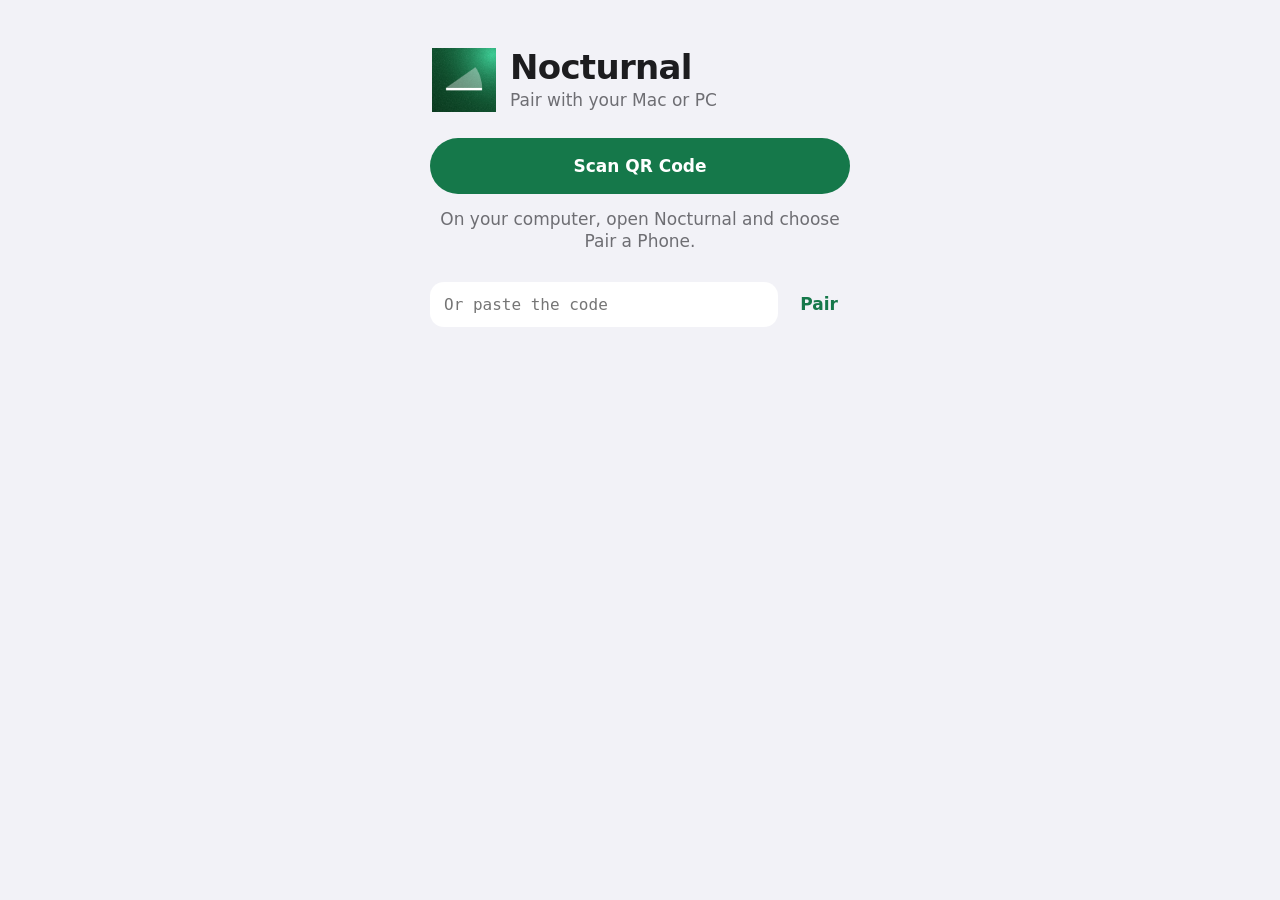
<file: remote/index.html>
<!doctype html>
<html lang="en">
<head>
<meta charset="utf-8">
<meta name="viewport" content="width=device-width,initial-scale=1,viewport-fit=cover">
<!-- No inline code, nothing from other sites. connect-src stays https: so a self-hosted relay works. -->
<meta http-equiv="Content-Security-Policy" content="default-src 'none'; script-src 'self'; style-src 'self'; img-src 'self' data:; connect-src https:; manifest-src 'self'; base-uri 'none'; form-action 'none'">
<meta name="referrer" content="no-referrer">
<meta name="robots" content="noindex">
<meta name="apple-mobile-web-app-capable" content="yes">
<meta name="mobile-web-app-capable" content="yes">
<meta name="apple-mobile-web-app-title" content="Nocturnal">
<meta name="apple-mobile-web-app-status-bar-style" content="default">
<meta name="theme-color" content="#f2f2f7" media="(prefers-color-scheme: light)">
<meta name="theme-color" content="#000000" media="(prefers-color-scheme: dark)">
<link rel="manifest" href="manifest.webmanifest">
<link rel="apple-touch-icon" href="apple-touch-icon.png">
<link rel="icon" href="icon-192.png">
<link rel="stylesheet" href="app.css">
<title>Nocturnal</title>
</head>
<body>
<main>
  <!-- In a phone's browser tab: it runs best from the Home Screen, full screen. -->
  <section id="install" class="intro" hidden>
    <div class="brand">
      <img src="apple-touch-icon.png" alt="" width="64" height="64">
      <div><h1>Nocturnal</h1><p>Add it to your Home Screen</p></div>
    </div>
    <ol class="steps" id="steps"></ol>
    <p class="say" id="installhint"></p>
    <button class="link" type="button" id="inbrowser">Continue in the browser</button>
  </section>

  <!-- Until this phone has a key. -->
  <section id="pair" class="intro" hidden>
    <div class="brand">
      <img src="apple-touch-icon.png" alt="" width="64" height="64">
      <div><h1>Nocturnal</h1><p>Pair with your Mac or PC</p></div>
    </div>
    <button class="big" type="button" id="scanbtn">Scan QR Code</button>
    <div id="scanner" hidden>
      <video id="cam" playsinline muted autoplay></video>
      <button class="big plain" type="button" id="scanstop">Cancel</button>
    </div>
    <p class="say">On your computer, open Nocturnal and choose Pair a Phone.</p>
    <form id="pairform" autocomplete="off">
      <input type="text" id="code" placeholder="Or paste the code" aria-label="Pairing code or link" autocapitalize="off" autocorrect="off" spellcheck="false">
      <button type="submit">Pair</button>
    </form>
    <p class="err" id="pairerr" role="alert"></p>
  </section>

  <div id="app" hidden>
    <header class="head">
      <div id="host">Your Mac</div>
      <div class="fresh" id="fresh" aria-live="polite"><span class="dot" id="dot"></span><span id="freshtext">Connecting…</span></div>
    </header>
    <div id="toast" role="alert" hidden></div>

    <section class="card" id="card">
      <div id="headline">…</div>
      <div class="sr" id="announce" aria-live="polite"></div>
      <div id="line"></div>
      <div id="warnings"></div>
      <div class="numbers" id="numbers" hidden>
        <div class="figure"><div class="v"><span class="num" id="pct">0</span><span class="u">%</span></div><div class="c" id="pctcap">battery</div></div>
        <div class="figure" id="wfig"><div class="v"><span class="num" id="watts">0</span><span class="u">W</span></div><div class="c">using now</div></div>
        <div class="figure" id="hfig"><div class="v"><span class="num" id="hours">0</span><span class="u">h</span></div><div class="c" id="hourscap">left, lid shut</div></div>
      </div>
    </section>

    <div class="controls">
      <div class="slider" id="slider" role="radiogroup" aria-label="Keep awake">
        <div class="thumb" id="thumb"></div>
        <button type="button" role="radio" aria-checked="false" data-mode="off">Off</button>
        <button type="button" role="radio" aria-checked="false" data-mode="auto">When Busy</button>
        <button type="button" role="radio" aria-checked="false" data-mode="on">Always</button>
      </div>
      <div class="pills" id="timers" hidden>
        <button type="button" data-for="60">1 hour</button>
        <button type="button" data-for="240">4 hours</button>
        <button type="button" data-until="7">Until 7:00</button>
      </div>
    </div>

    <nav class="capsule" aria-label="Actions">
      <button type="button" class="circle" id="sleepbtn" aria-label="Sleep now">
        <svg width="24" height="24" viewBox="0 0 24 24" fill="none" stroke="currentColor" stroke-width="2" stroke-linecap="round" stroke-linejoin="round" aria-hidden="true"><path d="M20.5 14.6A8.5 8.5 0 0 1 9.4 3.5a8.5 8.5 0 1 0 11.1 11.1z"/></svg>
        <span class="lbl">Tap to sleep</span>
      </button>
      <button type="button" class="circle" id="wakebtn" aria-label="Wake it">
        <svg width="26" height="26" viewBox="0 0 24 24" fill="none" stroke="currentColor" stroke-width="2" stroke-linecap="round" aria-hidden="true"><circle cx="12" cy="12" r="4"/><path d="M12 2.5v2M12 19.5v2M4.6 4.6l1.4 1.4M18 18l1.4 1.4M2.5 12h2M19.5 12h2M4.6 19.4 6 18M18 6l1.4-1.4"/></svg>
        <span class="lbl">Sent</span>
      </button>
      <button type="button" class="circle" id="setbtn" aria-label="Settings" aria-haspopup="dialog" aria-controls="sheet">
        <svg width="24" height="24" viewBox="0 0 24 24" fill="none" stroke="currentColor" stroke-width="2" stroke-linecap="round" aria-hidden="true"><path d="M4 7h10M18 7h2M4 17h4M12 17h8"/><circle cx="16" cy="7" r="2.2"/><circle cx="10" cy="17" r="2.2"/></svg>
      </button>
    </nav>

    <div class="scrim" id="scrim" hidden></div>
    <section class="sheet" id="sheet" role="dialog" aria-modal="true" aria-label="Settings" hidden>
      <div class="grab" id="grab" aria-hidden="true"></div>
      <div class="sheetbody" id="sheetbody" tabindex="-1">
        <h2>Agents</h2>
        <div class="group" id="agents"></div>
        <h2>Also while these run</h2>
        <div class="group" id="watch"></div>

        <h2>With the lid shut</h2>
        <div class="seg" id="presets" role="radiogroup" aria-label="With the lid shut">
          <button type="button" role="radio" aria-checked="false" data-preset="max_battery">Max Battery</button>
          <button type="button" role="radio" aria-checked="false" data-preset="balanced">Balanced</button>
          <button type="button" role="radio" aria-checked="false" data-preset="full_speed">Full Speed</button>
        </div>
        <p class="foot" id="presetdetail"></p>

        <div id="settingslist"><div class="group"><div class="empty">Loading…</div></div></div>

        <div id="savingsbox" hidden>
          <h2>What each saving is worth</h2>
          <div class="group" id="savings"></div>
          <div class="group"><button type="button" class="action" id="measure">Measure now</button></div>
        </div>

        <h2>Approve everything</h2>
        <div class="group"><div class="row"><span class="name">Claude Code and Codex</span><span class="v" id="approve">Off</span></div></div>
        <p class="foot">Only your computer can switch it on, in Nocturnal's settings.</p>

        <h2>This phone</h2>
        <div class="group">
          <button type="button" class="action" id="refresh">Refresh</button>
          <button type="button" class="action danger" id="forget">Forget this Mac</button>
        </div>
        <p class="foot"><span id="updated">Not updated yet</span>. End-to-end encrypted. To add another phone, pair it on your computer; to stop one working, revoke it there.</p>
      </div>
    </section>
  </div>
</main>
<script src="app.js"></script>
</body>
</html>
</file>
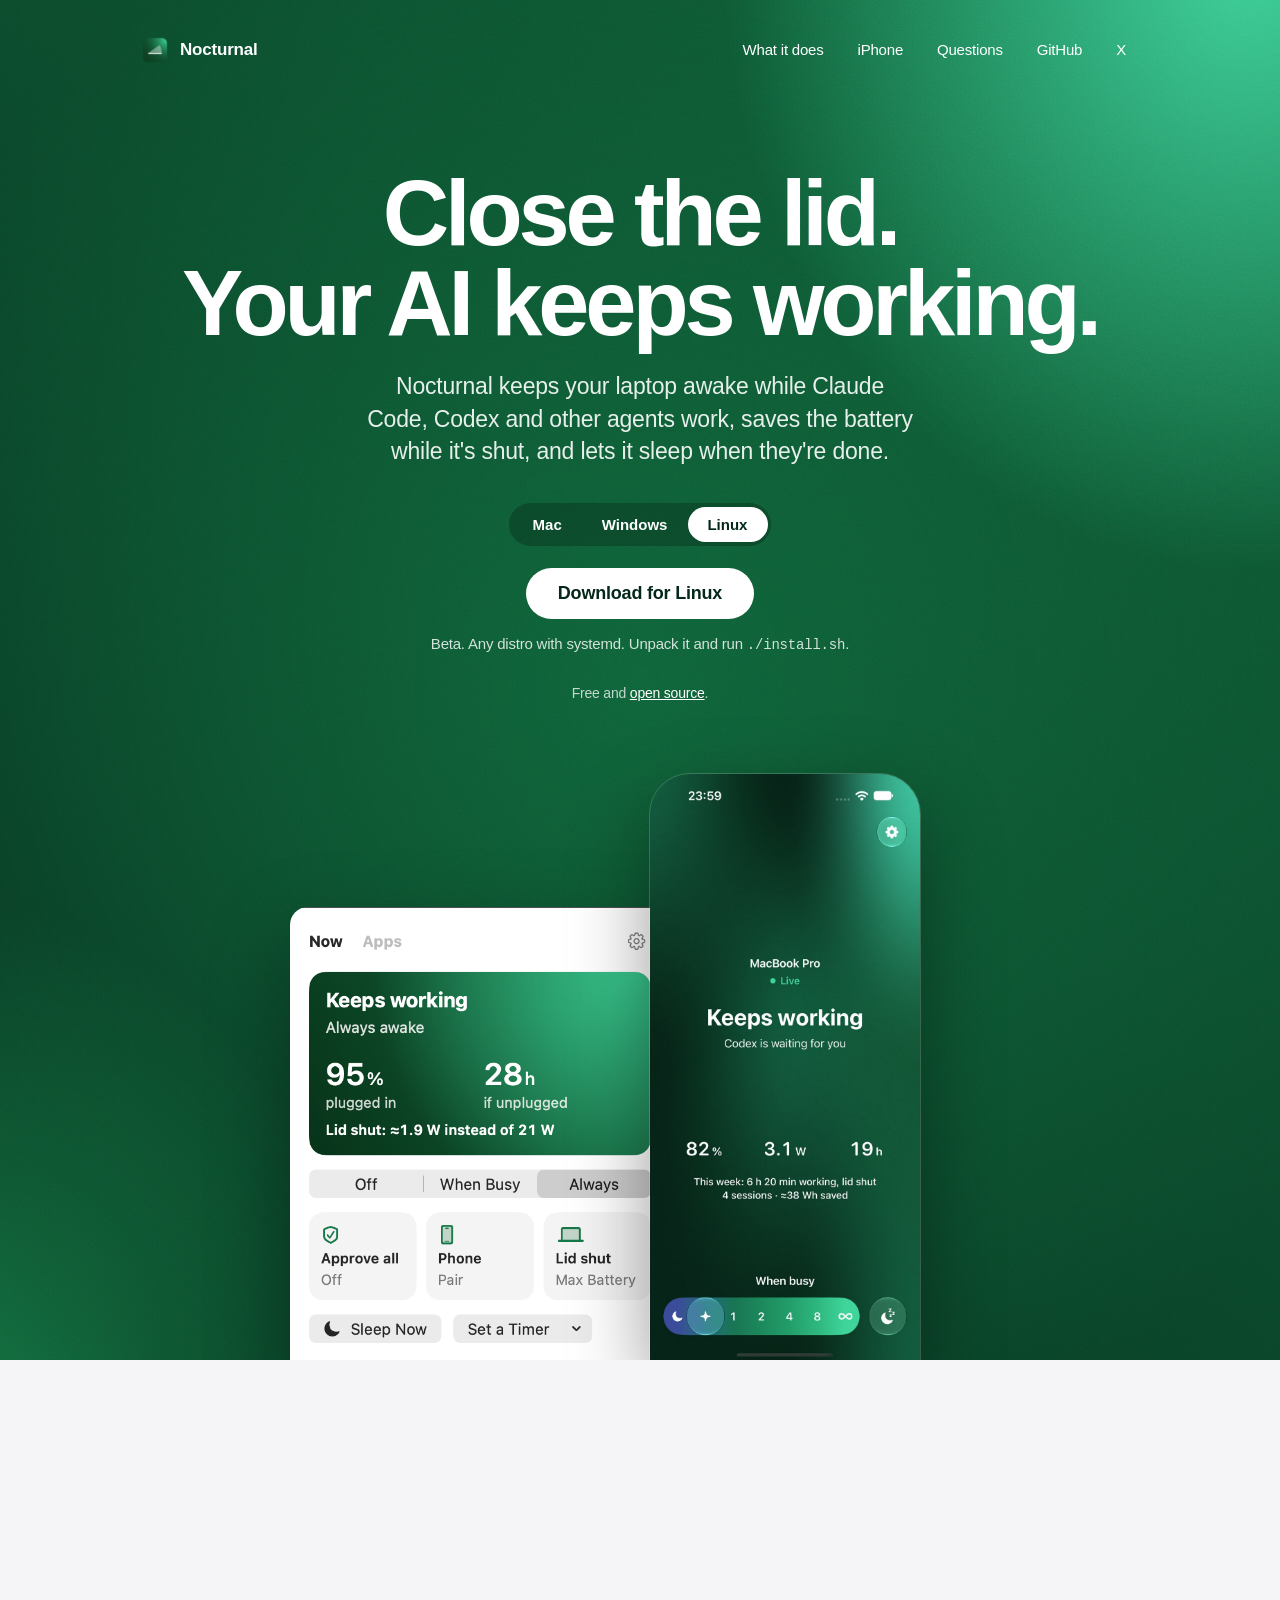
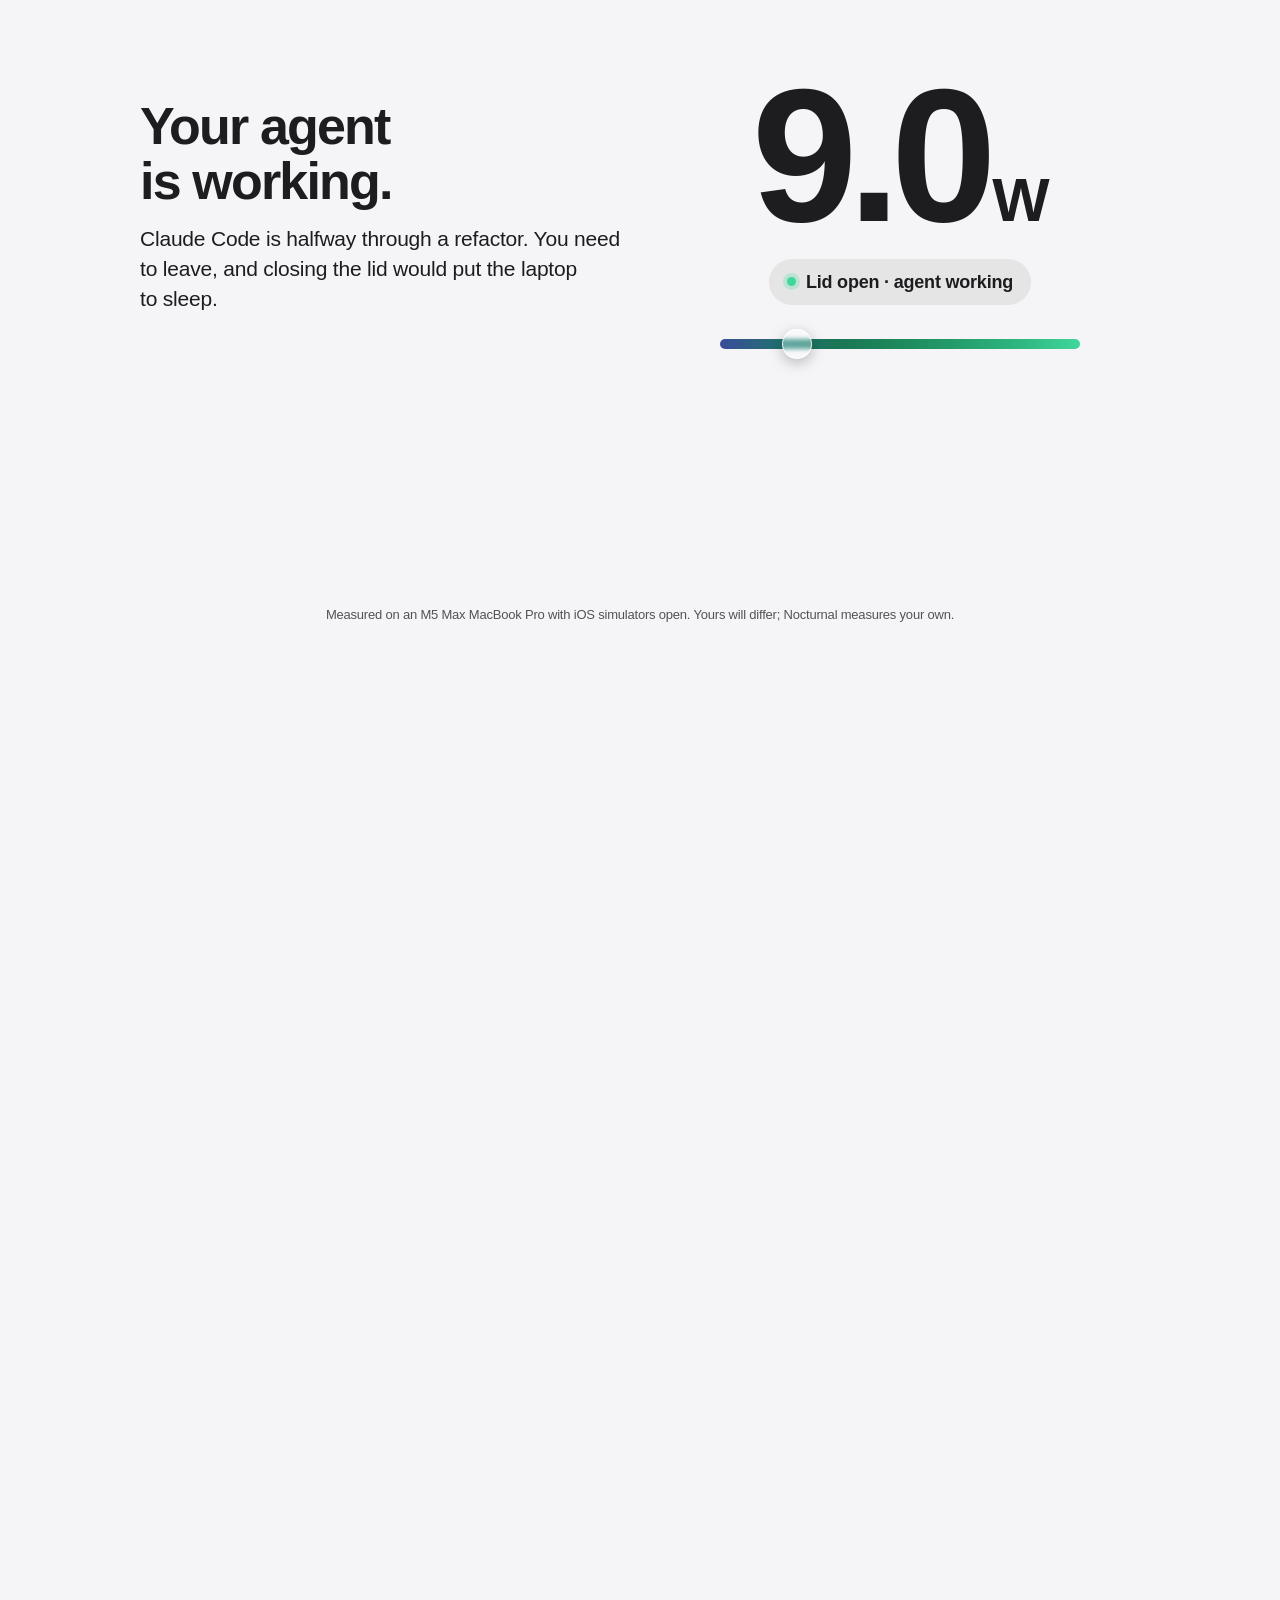
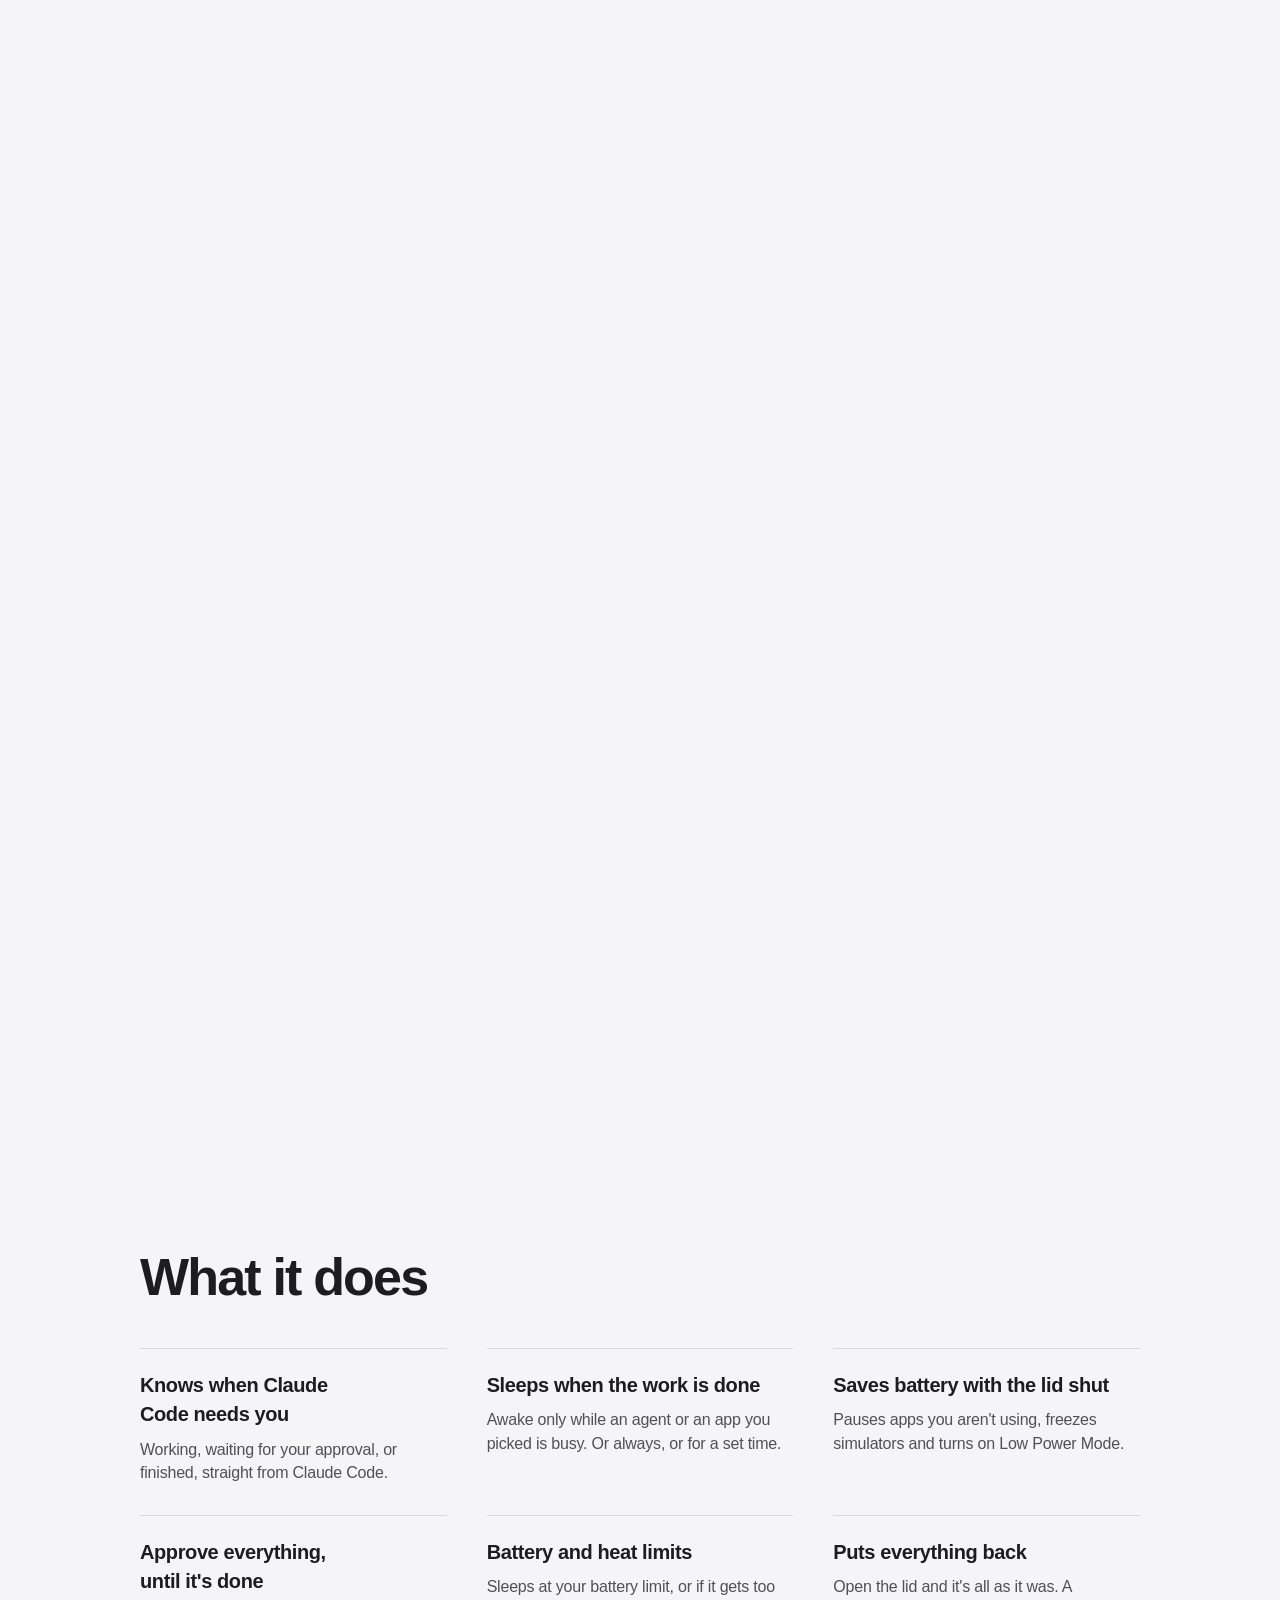
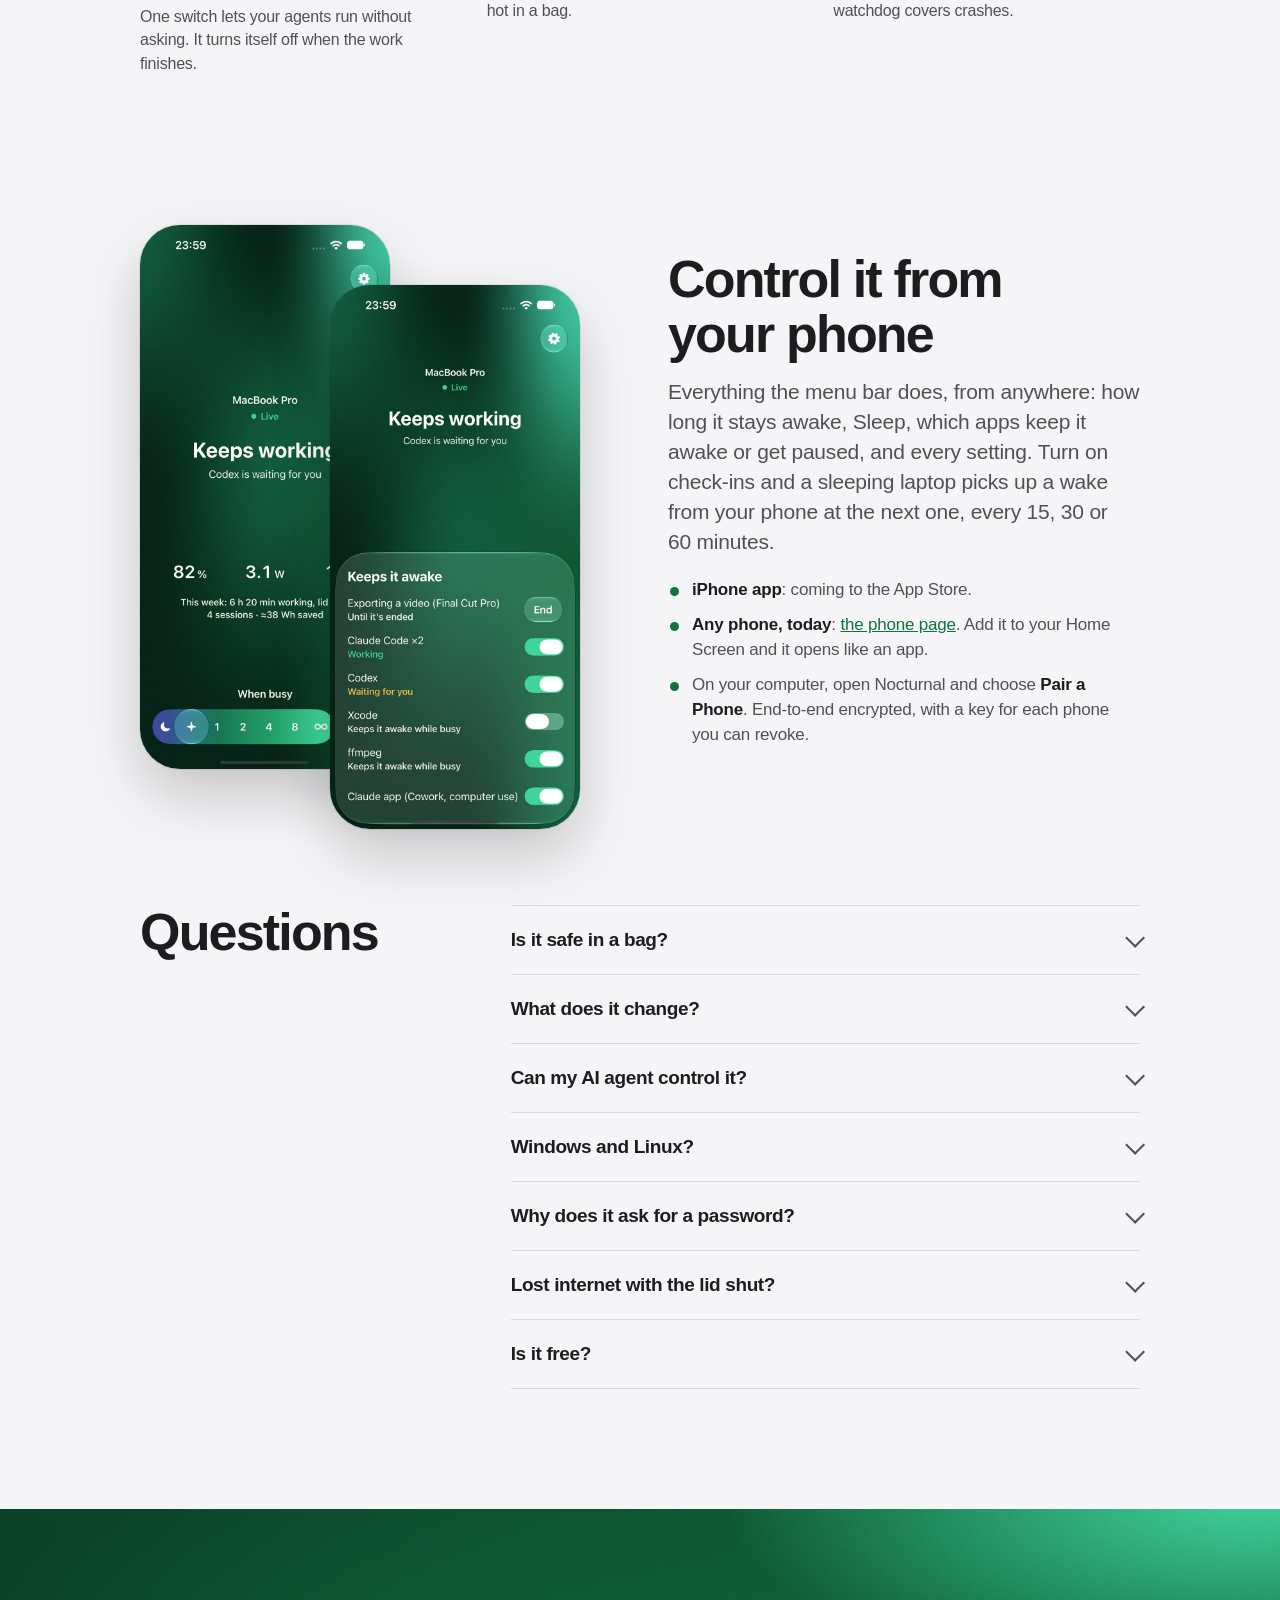
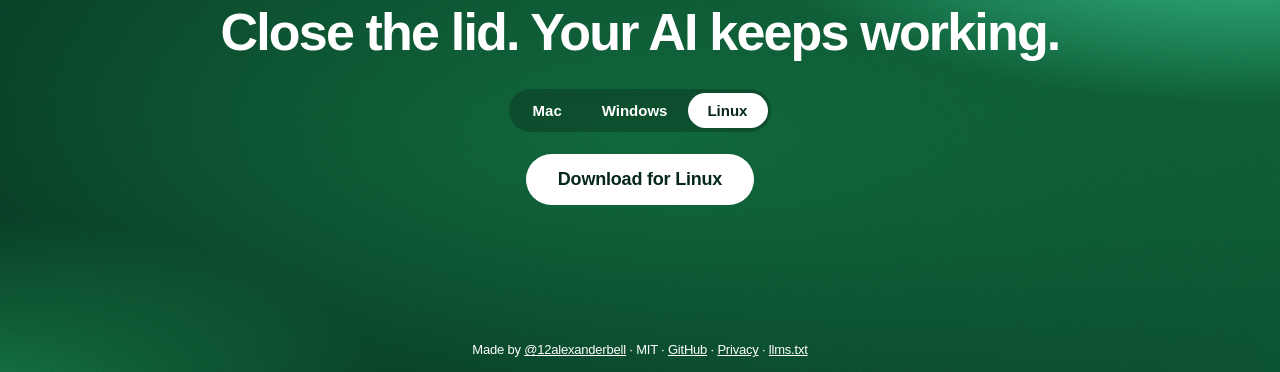
<file: site/index.html>
<!doctype html>
<html lang="en">
<head>
<meta charset="utf-8">
<meta name="viewport" content="width=device-width,initial-scale=1,viewport-fit=cover">
<title>Nocturnal: close the lid, your AI keeps working</title>
<meta name="description" content="Nocturnal keeps your laptop awake with the lid shut while Claude Code, Codex or any AI agent works, saves the battery while it's closed, and lets it sleep when the work is done. Free for Mac, Windows and Linux, with an iPhone app to control it.">
<meta property="og:title" content="Nocturnal: close the lid, your AI keeps working">
<meta property="og:description" content="Keeps your laptop awake with the lid shut while your AI agents work, then lets it sleep. Free and open source.">
<meta property="og:image" content="https://nocturnal.tools/panel-now.png">
<meta name="theme-color" content="#05281a">
<link rel="icon" href="favicon.png">
<link rel="apple-touch-icon" href="apple-touch-icon.png">
<style>
  :root {
    --paper: #f5f5f7; --card: #ffffff; --ink: #1d1d1f; --ink-2: #515154; --line: #d9d9de;
    --night: #070c19; --night-2: #16203f; --deep: #05281a; --green: #10663b; --mint: #40d69c; --accent: #12723f;
    --font: -apple-system, BlinkMacSystemFont, "SF Pro Text", "SF Pro Display", "Segoe UI", "Helvetica Neue", Helvetica, Arial, sans-serif;
    --round: ui-rounded, "SF Pro Rounded", -apple-system, BlinkMacSystemFont, "Segoe UI", sans-serif;
    --mono: ui-monospace, "SF Mono", SFMono-Regular, Menlo, Consolas, monospace;
    --ease: cubic-bezier(.25, .1, .25, 1);
    color-scheme: light;
  }
  * { box-sizing: border-box; }
  html { -webkit-text-size-adjust: 100%; }
  body { margin: 0; background: var(--paper); color: var(--ink); font-family: var(--font); font-size: 17px; line-height: 1.47; letter-spacing: -0.012em; -webkit-font-smoothing: antialiased; }
  a { color: var(--accent); }
  img { display: block; max-width: 100%; height: auto; }
  .wrap { max-width: 1040px; margin: 0 auto; padding-inline: max(20px, env(safe-area-inset-left, 0px)); }
  h1, h2, h3 { text-wrap: balance; margin: 0; }
  h2 { font-size: clamp(32px, 4.6vw, 52px); line-height: 1.05; letter-spacing: -0.035em; font-weight: 700; }
  .sub { font-size: clamp(18px, 2vw, 21px); line-height: 1.42; color: var(--ink-2); margin: 16px 0 0; max-width: 32em; text-wrap: pretty; }
  :focus-visible { outline: 2px solid var(--accent); outline-offset: 3px; border-radius: 6px; }

  /* ---------- The ground: deep green opening to a mint glow, with grain (as in the app) ---------- */
  .ground { position: relative; isolation: isolate; overflow: hidden; color: #fff; background: var(--deep); }
  .ground::before { content: ""; position: absolute; inset: -20%; z-index: -2;
    background:
      radial-gradient(42% 46% at 84% 12%, rgba(64,214,156,.95), rgba(64,214,156,0) 70%),
      radial-gradient(38% 44% at 10% 92%, rgba(34,184,102,.55), rgba(34,184,102,0) 70%),
      radial-gradient(60% 60% at 50% 50%, rgba(16,102,59,.9), rgba(16,102,59,0) 75%),
      linear-gradient(40deg, var(--deep), var(--green)); }
  .ground::after { content: ""; position: absolute; inset: 0; z-index: -1; pointer-events: none; opacity: .2; mix-blend-mode: overlay;
    background-image: url("data:image/svg+xml,%3Csvg xmlns='http://www.w3.org/2000/svg' width='220' height='220'%3E%3Cfilter id='n'%3E%3CfeTurbulence type='fractalNoise' baseFrequency='.9' numOctaves='2' stitchTiles='stitch'/%3E%3CfeColorMatrix values='0 0 0 0 .5 0 0 0 0 .5 0 0 0 0 .5 0 0 0 1.6 -.3'/%3E%3C/filter%3E%3Crect width='100%25' height='100%25' filter='url(%23n)'/%3E%3C/svg%3E"); }

  .ground a { color: #fff; }

  /* ---------- Hero ---------- */
  .hero { padding: max(28px, env(safe-area-inset-top)) 0 0; }
  .top { display: flex; justify-content: space-between; align-items: center; height: 44px; }
  .brand { display: flex; align-items: center; gap: 10px; font-weight: 600; font-size: 17px; color: #fff; text-decoration: none; }
  .brand img { width: 30px; height: 30px; border-radius: 7px; }
  .top nav { display: flex; gap: 6px; }
  .top nav a { color: #fff; text-decoration: none; font-size: 15px; font-weight: 500; padding: 8px 14px; border-radius: 980px; }
  .top nav a:hover { background: rgba(255,255,255,.12); }
  .hero-copy { text-align: center; padding-top: clamp(48px, 8vw, 96px); }
  h1 { font-size: clamp(44px, 8.4vw, 92px); line-height: .98; letter-spacing: -0.045em; font-weight: 700; }
  .lede { font-size: clamp(19px, 2.3vw, 23px); line-height: 1.4; color: rgba(255,255,255,.9); max-width: 31em; margin: 22px auto 0; text-wrap: balance; }

  /* Get it: one box, three systems. The system you're on is picked for you. */
  .get { max-width: 780px; margin: 36px auto 0; }
  .tabs { display: inline-flex; padding: 4px; border-radius: 980px; background: rgba(0,0,0,.22); position: relative; }
  .tabs button { position: relative; z-index: 1; border: 0; background: none; color: #fff; font: 600 15px var(--font); padding: 9px 20px; border-radius: 980px; cursor: pointer; transition: color .25s; }
  .tabs button[aria-selected="true"] { color: var(--deep); }
  .tabs .lens { position: absolute; z-index: 0; top: 4px; bottom: 4px; left: 0; width: 0; border-radius: 980px; background: #fff; transition: transform .25s var(--ease), width .25s var(--ease); }
  .panes { margin-top: 18px; display: grid; }
  /* Switching tabs: the old pane leaves quickly, then the new one comes in, so the two never sit on top of each other. */
  .pane { grid-area: 1 / 1; transition: opacity .12s linear, visibility 0s .12s; }
  .pane[hidden] { display: block; visibility: hidden; opacity: 0; }
  .pane:not([hidden]) { transition: opacity .2s linear .12s, visibility 0s; }
  .cmd { display: flex; align-items: center; gap: 10px; background: rgba(4,18,11,.55); border: 1px solid rgba(255,255,255,.16); border-radius: 18px; padding: 10px 10px 10px 20px; text-align: left; }
  .cmd code { flex: 1; min-width: 0; font: 500 clamp(13px, 1.6vw, 16px)/1.4 var(--mono); color: #fff; overflow-wrap: anywhere; }
  .cmd code::before { content: "$ "; color: var(--mint); }
  .copy { flex: none; border: 0; cursor: pointer; font: 600 15px var(--font); color: var(--deep); background: #fff; padding: 11px 18px; border-radius: 12px; min-width: 82px; }
  .copy:active { transform: scale(.96); }
  .dl { display: inline-flex; align-items: center; gap: 8px; margin-top: 4px; border: 0; cursor: pointer; text-decoration: none; font: 600 18px var(--font); padding: 15px 32px; border-radius: 980px; background: #fff; color: var(--deep) !important; transition: transform .2s; }
  .dl:hover { transform: scale(1.02); }
  .dl:active { transform: scale(.97); }
  .pane .note { font-size: 15px; color: rgba(255,255,255,.82); margin: 14px 0 0; }
  .pane .note code { font: 14px var(--mono); }
  .fine { font-size: 14px; color: rgba(255,255,255,.75); margin: 22px 0 0; }

  /* The product, rising into place once on load: the Mac panel and the phone, side by side. */
  .stage { position: relative; height: clamp(420px, 56vw, 600px); margin-top: 56px; }
  .stage .mac, .stage .phone { position: absolute; bottom: -2px; }
  .stage .mac { left: 50%; width: min(380px, 62vw); transform: translateX(calc(-100% + 30px)); z-index: 1; border-radius: 18px 18px 0 0; overflow: hidden; box-shadow: 0 30px 80px rgba(0,0,0,.35); }
  .stage .phone { left: 50%; width: min(270px, 44vw); transform: translateX(10px); z-index: 2; border-radius: 40px 40px 0 0; overflow: hidden; box-shadow: 0 30px 80px rgba(0,0,0,.4); outline: 1px solid rgba(255,255,255,.18); }
  .stage .mac img, .stage .phone img { width: 100%; }
  .rise-in, .hero-copy > * { animation: appear .5s ease-out both; }
  .hero-copy > :nth-child(2) { animation-delay: .05s; } .hero-copy > :nth-child(3) { animation-delay: .1s; }
  .stage .mac.rise-in { animation-delay: .15s; } .stage .phone.rise-in { animation-delay: .2s; }
  @keyframes appear { from { opacity: 0; } to { opacity: 1; } }

  /* ---------- The lid: scroll and the page lives through one night of work ---------- */
  .lid { position: relative; height: 330vh; }
  .lid-stick { position: sticky; top: 0; height: 100vh; height: 100svh; overflow: hidden; display: grid; align-items: center; background: var(--paper); color: var(--ink); }
  .lid-bg { position: absolute; inset: 0; opacity: 0; }
  .lid-bg.green { background: radial-gradient(50% 55% at 82% 15%, rgba(64,214,156,.9), rgba(64,214,156,0) 72%), linear-gradient(40deg, var(--deep), var(--green)); }
  .lid-bg.night { background: radial-gradient(45% 50% at 80% 10%, rgba(59,76,154,.75), rgba(59,76,154,0) 72%), linear-gradient(40deg, var(--night), var(--night-2)); }
  .lid-grid { position: relative; width: 100%; display: grid; grid-template-columns: minmax(0, 1fr) minmax(0, 1fr); gap: 40px; align-items: center; }
  .chapters { position: relative; height: 13em; }
  /* One chapter at a time: the old one moves off in the direction of travel and is gone before the next arrives. */
  .chapter { position: absolute; inset: 0; visibility: hidden; opacity: 0; transition: opacity .15s linear, visibility 0s .15s; }
  .chapter.on { visibility: visible; opacity: 1; transition: opacity .3s linear .15s, visibility 0s; }
  .state span { display: inline-block; transition: opacity .15s linear; }
  .state span.swap { opacity: 0; }
  .chapter .sub { color: inherit; opacity: 1; }
  .meter { text-align: center; }
  .watts { font: 700 clamp(84px, 15vw, 190px)/0.9 var(--round); letter-spacing: -0.05em; font-variant-numeric: tabular-nums; white-space: nowrap; }
  .watts small { font-size: .32em; letter-spacing: -0.02em; font-weight: 600; margin-left: .08em; }
  .state { display: inline-flex; align-items: center; gap: 10px; margin-top: 18px; font-weight: 600; font-size: 18px; padding: 10px 18px; border-radius: 980px; background: rgba(127,127,127,.14); }
  .state i { width: 9px; height: 9px; border-radius: 50%; background: var(--mint); box-shadow: 0 0 0 4px rgba(64,214,156,.25); }
  .lid-stick.is-night .state i { background: #8b9bd6; box-shadow: none; }
  .band { position: relative; height: 10px; border-radius: 10px; margin: 34px auto 0; max-width: 360px; background: linear-gradient(90deg, #3b4c9a, #21706f, #1a7654, #1d8a5c, #249e6b, #2eb880, #40d69c); }
  .band b { position: absolute; top: 50%; width: 30px; height: 30px; margin: -15px 0 0 -15px; border-radius: 50%; background: rgba(255,255,255,.35); backdrop-filter: blur(2px) saturate(1.3); border: 1.5px solid rgba(255,255,255,.85); box-shadow: 0 4px 14px rgba(0,0,0,.25); transition: left .35s var(--ease); }
  .lid .fine-print { position: absolute; left: 0; right: 0; bottom: max(22px, env(safe-area-inset-bottom)); text-align: center; font-size: 13px; opacity: .75; }

  /* ---------- What it does ---------- */
  .does { padding: 120px 0 0; }
  .feats { display: grid; grid-template-columns: repeat(3, minmax(0, 1fr)); gap: 0 40px; margin-top: 44px; }
  .feat { border-top: 1px solid var(--line); padding: 22px 0 30px; }
  .feat h3 { font-size: 20px; letter-spacing: -0.02em; }
  .feat p { margin: 8px 0 0; color: var(--ink-2); font-size: 16px; }

  /* ---------- Phone ---------- */
  .phone-sec { padding: 120px 0 0; display: grid; grid-template-columns: minmax(0, 1fr) minmax(0, 1fr); gap: 56px; align-items: center; }
  .phones { position: relative; height: 560px; }
  .phones img { position: absolute; width: 250px; border-radius: 40px; box-shadow: 0 0 0 1px rgba(0,0,0,.08), 0 26px 60px rgba(0,0,0,.2); }
  .phones img:first-child { left: 0; top: 0; }
  .phones img:last-child { left: 190px; top: 60px; }
  .ticks { margin: 22px 0 0; padding: 0; list-style: none; color: var(--ink-2); font-size: 17px; }
  .ticks li { margin: 10px 0; padding-left: 24px; position: relative; }
  .ticks li::before { content: ""; position: absolute; left: 2px; top: .5em; width: 9px; height: 9px; border-radius: 50%; background: var(--accent); }
  .ticks b { color: var(--ink); font-weight: 600; }

  /* ---------- Questions ---------- */
  .faq-sec { padding: 120px 0 0; display: grid; grid-template-columns: minmax(0, 1fr) minmax(0, 2fr); gap: 56px; }
  .faq details { border-top: 1px solid var(--line); }
  .faq details:last-child { border-bottom: 1px solid var(--line); }
  .faq summary { cursor: pointer; list-style: none; display: flex; justify-content: space-between; align-items: center; gap: 16px; padding: 20px 0; font-size: 19px; font-weight: 600; letter-spacing: -0.02em; }
  .faq summary::-webkit-details-marker { display: none; }
  .faq summary::after { content: ""; flex: none; width: 12px; height: 12px; border-right: 2px solid var(--ink-2); border-bottom: 2px solid var(--ink-2); transform: rotate(45deg) translateY(-3px); transition: transform .2s var(--ease); }
  .faq details[open] summary::after { transform: rotate(-135deg) translateY(-3px); }
  .faq .a { padding: 0 0 22px; color: var(--ink-2); font-size: 17px; max-width: 38em; }
  .faq .a p { margin: 0; }
  .faq details[open] .a { animation: appear .2s linear; }
  .prompt { position: relative; margin-top: 14px; }
  .prompt pre { margin: 0; white-space: pre-wrap; font: 13px/1.55 var(--mono); background: var(--card); color: var(--ink); border-radius: 16px; padding: 18px 18px 18px; max-height: 220px; overflow: auto; border: 1px solid var(--line); }
  .btn { display: inline-block; border: 0; cursor: pointer; font: 600 16px var(--font); padding: 11px 22px; border-radius: 980px; color: #fff; background: var(--accent); margin-top: 14px; }

  /* ---------- End ---------- */
  .end { margin-top: 120px; text-align: center; padding: 96px 0 0; }
  .end .get { margin-top: 30px; }
  .end .stage-mini { height: 80px; }
  footer { padding: 26px 0 max(30px, env(safe-area-inset-bottom)); font-size: 13px; color: rgba(255,255,255,.78); text-align: center; }
  footer a { color: inherit; }

  @media (max-width: 820px) {
    .top nav a:not(.keep) { display: none; }
    .stage { height: clamp(360px, 108vw, 520px); }
    .stage .mac { width: 54vw; transform: translateX(calc(-100% + 34px)); }
    .stage .phone { width: 40vw; transform: translateX(-14px); }
    .cmd code { font-size: 13px; }
    .lid-grid { grid-template-columns: minmax(0, 1fr); gap: 12px; text-align: center; }
    .chapters { height: 11em; order: 2; margin-top: 34px; }
    .chapter .sub { margin-inline: auto; }
    .feats { grid-template-columns: minmax(0, 1fr); }
    .phone-sec, .faq-sec { grid-template-columns: minmax(0, 1fr); gap: 28px; }
    .phones { height: 470px; max-width: 380px; margin: 0 auto; width: 100%; }
    .phones img { width: 205px; }
    .phones img:last-child { left: auto; right: 0; top: 50px; }
    .does, .phone-sec, .faq-sec { padding-top: 88px; }
  }
  @media (prefers-reduced-motion: reduce) {
    .rise-in, .hero-copy > * { animation: none; }
    .chapter, .chapter.on, .pane, .pane:not([hidden]), .tabs .lens, .band b, .state span { transition: none; }
  }
</style>
</head>
<body>

<header class="ground hero">
  <div class="wrap">
    <div class="top">
      <a class="brand" href="#"><img src="icon.png" alt="" width="30" height="30">Nocturnal</a>
      <nav aria-label="Sections">
        <a href="#does-h">What it does</a>
        <a href="#phone-h">iPhone</a>
        <a href="#faq-h">Questions</a>
        <a class="keep" href="https://github.com/12alexanderbell-graham/nocturnal">GitHub</a>
        <a href="https://x.com/12alexanderbell">X</a>
      </nav>
    </div>

    <div class="hero-copy">
      <h1>Close the lid.<br>Your AI keeps working.</h1>
      <p class="lede">Nocturnal keeps your laptop awake while Claude Code, Codex and other agents work, saves the battery while it's shut, and lets it sleep when they're done.</p>
      <div class="get" data-get>
        <div class="tabs" role="tablist" aria-label="Your computer">
          <span class="lens" aria-hidden="true"></span>
          <button role="tab" data-os="mac" aria-selected="true">Mac</button>
          <button role="tab" data-os="win" aria-selected="false">Windows</button>
          <button role="tab" data-os="linux" aria-selected="false">Linux</button>
        </div>
        <div class="panes">
          <div class="pane" data-pane="mac">
            <div class="cmd"><code>brew install --cask 12alexanderbell-graham/nocturnal/nocturnal</code><button class="copy" type="button">Copy</button></div>
            <p class="note">Or <a href="downloads/Nocturnal-1.0.0-mac.zip">download the app</a>. macOS 14 or later.</p>
          </div>
          <div class="pane" data-pane="win" hidden>
            <a class="dl" href="downloads/Nocturnal-1.0.0-windows-x86_64.zip">Download for Windows</a>
            <p class="note">Beta. Windows 10 or 11. Unzip, open Nocturnal; if Windows warns you, choose More info › Run anyway.</p>
          </div>
          <div class="pane" data-pane="linux" hidden>
            <a class="dl" href="downloads/nocturnal-1.0.0-linux-x86_64.tar.gz">Download for Linux</a>
            <p class="note">Beta. Any distro with systemd. Unpack it and run <code>./install.sh</code>.</p>
          </div>
        </div>
        <p class="fine">Free and <a href="https://github.com/12alexanderbell-graham/nocturnal">open source</a>.</p>
      </div>
    </div>

    <div class="stage" aria-hidden="false">
      <figure class="mac rise-in" style="margin:0"><img src="panel-now.png" alt="Nocturnal's menu on the Mac: Keeps working, battery and hours left, Off / When Busy / Always, Approve all, Phone and Lid shut" width="640" height="766"></figure>
      <figure class="phone rise-in" style="margin:0"><img src="phone.jpg" alt="The Nocturnal iPhone app: Keeps working, battery, watts and hours left, this week's savings, and the keep-awake band" width="780" height="1696"></figure>
    </div>
  </div>
</header>

<section class="lid" aria-labelledby="lid-h" data-lid>
  <div class="lid-stick">
    <div class="lid-bg green" aria-hidden="true"></div>
    <div class="lid-bg night" aria-hidden="true"></div>
    <div class="wrap lid-grid">
      <div class="chapters">
        <div class="chapter on" data-ch="0">
          <h2 id="lid-h">Your agent is working.</h2>
          <p class="sub">Claude Code is halfway through a refactor. You need to leave, and closing the lid would put the laptop to sleep.</p>
        </div>
        <div class="chapter" data-ch="1">
          <h2>Close the lid anyway.</h2>
          <p class="sub">Nocturnal keeps it working with the screen off, pauses the apps you aren't using and turns on Low Power Mode.</p>
        </div>
        <div class="chapter" data-ch="2">
          <h2>When it's done, it sleeps.</h2>
          <p class="sub">The agent finishes, the laptop sleeps, and opening the lid puts every app and setting back the way it was.</p>
        </div>
      </div>
      <div class="meter" aria-live="polite">
        <div class="watts"><span data-watts>18.3</span><small>W</small></div>
        <div class="state"><i aria-hidden="true"></i><span data-state>Lid open · agent working</span></div>
        <div class="band" aria-hidden="true"><b data-lens style="left:21.4%"></b></div>
      </div>
    </div>
    <p class="fine-print">Measured on an M5 Max MacBook Pro with iOS simulators open. Yours will differ; Nocturnal measures your own.</p>
  </div>
</section>

<div class="wrap">
  <section class="does" aria-labelledby="does-h">
    <h2 id="does-h">What it does</h2>
    <div class="feats">
      <div class="feat"><h3>Knows when Claude Code needs you</h3><p>Working, waiting for your approval, or finished, straight from Claude Code.</p></div>
      <div class="feat"><h3>Sleeps when the work is done</h3><p>Awake only while an agent or an app you picked is busy. Or always, or for a set time.</p></div>
      <div class="feat"><h3>Saves battery with the lid shut</h3><p>Pauses apps you aren't using, freezes simulators and turns on Low Power Mode.</p></div>
      <div class="feat"><h3>Approve everything, until it's done</h3><p>One switch lets your agents run without asking. It turns itself off when the work finishes.</p></div>
      <div class="feat"><h3>Battery and heat limits</h3><p>Sleeps at your battery limit, or if it gets too hot in a bag.</p></div>
      <div class="feat"><h3>Puts everything back</h3><p>Open the lid and it's all as it was. A watchdog covers crashes.</p></div>
    </div>
  </section>

  <section class="phone-sec" aria-labelledby="phone-h">
    <div class="phones">
      <img src="phone.jpg" alt="The iPhone app's main screen" width="780" height="1696" loading="lazy">
      <img src="phone-settings.jpg" alt="The iPhone app's settings: what keeps it awake, agents, apps and every setting" width="780" height="1696" loading="lazy">
    </div>
    <div>
      <h2 id="phone-h">Control it from your phone</h2>
      <p class="sub">Everything the menu bar does, from anywhere: how long it stays awake, Sleep, which apps keep it awake or get paused, and every setting. Turn on check-ins and a sleeping laptop picks up a wake from your phone at the next one, every 15, 30 or 60 minutes.</p>
      <ul class="ticks">
        <li><b>iPhone app</b>: coming to the App Store.</li>
        <li><b>Any phone, today</b>: <a href="remote/">the phone page</a>. Add it to your Home Screen and it opens like an app.</li>
        <li>On your computer, open Nocturnal and choose <b>Pair a Phone</b>. End-to-end encrypted, with a key for each phone you can revoke.</li>
      </ul>
    </div>
  </section>

  <section class="faq-sec" aria-labelledby="faq-h">
    <h2 id="faq-h">Questions</h2>
    <div class="faq">
      <details><summary>Is it safe in a bag?</summary><div class="a"><p>It sleeps if it gets hot or the battery reaches your limit. The heat guard and battery limit can't be loosened by an agent or the phone.</p></div></details>
      <details><summary>What does it change?</summary><div class="a"><p>Sleep, Low Power Mode, screen brightness and idle apps, only while the lid is shut. Opening the lid puts it all back.</p></div></details>
      <details><summary>Can my AI agent control it?</summary><div class="a">
        <p>Yes. Connect it in Settings › Agents, then give your agent this prompt.</p>
        <div class="prompt"><pre id="prompt">Nocturnal is installed on this laptop. It keeps the machine awake with the lid closed while you work, and cuts power use while the lid is shut. You can control all of it through the nocturnal MCP tools (or the nocturnal command). Set it up for me:
1. Read Nocturnal's settings and power report to see every setting and what is using power right now.
2. Ask me, in one short message: which apps must keep running at full speed with the lid shut (music, calls, a local model, Docker...), and whether it should stay awake only while agents work or always.
3. Apply the strongest savings that don't touch what I named: preset max_battery, pausing simulators and background audio, low power, and per-app rules.
4. If my lid is closed, run Nocturnal's power test and tell me what the savings are worth in watts.
5. From now on, keep the laptop awake through Nocturnal before long work and release it when done.
Never turn off the heat guard or lower the battery limit; Nocturnal won't let you, and that's on purpose.</pre></div>
        <button class="btn" id="copy-prompt" type="button">Copy the prompt</button>
      </div></details>
      <details><summary>Windows and Linux?</summary><div class="a"><p>Both work, in beta: the same engine as the Mac, with a tray icon instead of the menu bar panel. Measuring savings is Mac-only for now.</p></div></details>
      <details><summary>Why does it ask for a password?</summary><div class="a"><p>Once, on the Mac, to allow only the few commands that switch sleep and Low Power Mode. Delete the app and that permission removes itself.</p></div></details>
      <details><summary>Lost internet with the lid shut?</summary><div class="a"><p>On an iPhone hotspot, set System Settings › Wi‑Fi › Ask to join hotspots to Automatic.</p></div></details>
      <details><summary>Is it free?</summary><div class="a"><p>Yes, and <a href="https://github.com/12alexanderbell-graham/nocturnal">open source</a> under the MIT licence.</p></div></details>
    </div>
  </section>
</div>

<footer class="ground end">
  <div class="wrap">
    <h2>Close the lid. Your AI keeps working.</h2>
    <div class="get" data-get>
      <div class="tabs" role="tablist" aria-label="Your computer">
        <span class="lens" aria-hidden="true"></span>
        <button role="tab" data-os="mac" aria-selected="true">Mac</button>
        <button role="tab" data-os="win" aria-selected="false">Windows</button>
        <button role="tab" data-os="linux" aria-selected="false">Linux</button>
      </div>
      <div class="panes">
        <div class="pane" data-pane="mac">
          <div class="cmd"><code>brew install --cask 12alexanderbell-graham/nocturnal/nocturnal</code><button class="copy" type="button">Copy</button></div>
          <p class="note">Or <a href="downloads/Nocturnal-1.0.0-mac.zip">download the app</a>.</p>
        </div>
        <div class="pane" data-pane="win" hidden><a class="dl" href="downloads/Nocturnal-1.0.0-windows-x86_64.zip">Download for Windows</a></div>
        <div class="pane" data-pane="linux" hidden><a class="dl" href="downloads/nocturnal-1.0.0-linux-x86_64.tar.gz">Download for Linux</a></div>
      </div>
    </div>
    <div class="stage-mini"></div>
    <p>Made by <a href="https://x.com/12alexanderbell">@12alexanderbell</a> · MIT · <a href="https://github.com/12alexanderbell-graham/nocturnal">GitHub</a> · <a href="privacy.html">Privacy</a> · <a href="llms.txt">llms.txt</a></p>
  </div>
</footer>

<script>
(function () {
  var reduce = matchMedia("(prefers-reduced-motion: reduce)").matches;

  // ---- Get it: tabs with a sliding lens; the visitor's system is picked first ----
  var ua = navigator.userAgent;
  var guess = /Windows/.test(ua) ? "win" : (/Linux/.test(ua) && !/Android/.test(ua)) ? "linux" : "mac";
  document.querySelectorAll("[data-get]").forEach(function (box) {
    var tabs = box.querySelectorAll("[role=tab]"), lens = box.querySelector(".lens");
    function pick(os, instant) {
      tabs.forEach(function (t) {
        var on = t.dataset.os === os;
        t.setAttribute("aria-selected", on);
        if (on) {
          if (instant) lens.style.transition = "none";
          lens.style.width = t.offsetWidth + "px";
          lens.style.transform = "translateX(" + t.offsetLeft + "px)";
          if (instant) { lens.offsetWidth; lens.style.transition = ""; }
        }
      });
      box.querySelectorAll("[data-pane]").forEach(function (p) { p.hidden = p.dataset.pane !== os; });
    }
    tabs.forEach(function (t) { t.addEventListener("click", function () { pick(t.dataset.os); }); });
    pick(guess, true);
    addEventListener("resize", function () { pick(box.querySelector("[aria-selected=true]").dataset.os, true); });
  });

  // ---- Copy buttons ----
  function copy(btn, text, done) {
    var label = btn.textContent;
    (navigator.clipboard ? navigator.clipboard.writeText(text) : Promise.reject()).then(function () {
      btn.textContent = done || "Copied";
      setTimeout(function () { btn.textContent = label; }, 1800);
    }, function () {
      var r = document.createRange(); r.selectNodeContents(btn.previousElementSibling || document.getElementById("prompt"));
      var s = getSelection(); s.removeAllRanges(); s.addRange(r); btn.textContent = "Press ⌘C";
    });
  }
  document.querySelectorAll(".cmd .copy").forEach(function (b) { b.addEventListener("click", function () { copy(b, b.previousElementSibling.textContent); }); });
  document.getElementById("copy-prompt").addEventListener("click", function () { copy(this, document.getElementById("prompt").textContent); });

  // ---- The lid: one night of work, driven by scrolling ----
  var lid = document.querySelector("[data-lid]");
  var stick = lid.querySelector(".lid-stick"), green = lid.querySelector(".lid-bg.green"), night = lid.querySelector(".lid-bg.night");
  var chapters = lid.querySelectorAll(".chapter"), wattsEl = lid.querySelector("[data-watts]"), stateEl = lid.querySelector("[data-state]"), lens = lid.querySelector("[data-lens]");
  var states = ["Lid open · agent working", "Lid shut · agent working", "Lid shut · asleep"];
  var lensAt = ["21.4%", "21.4%", "7.1%"];
  var current = -1, shown = 18.3, target = 18.3, raf = 0, swapTimer = 0, first = true;
  function clamp(x) { return Math.max(0, Math.min(1, x)); }
  function smooth(x) { x = clamp(x); return x * x * (3 - 2 * x); }
  function roll() {
    shown += (target - shown) * (reduce ? 1 : 0.2);
    if (Math.abs(target - shown) < 0.05) shown = target;
    wattsEl.textContent = shown < 0.05 ? "0" : shown.toFixed(1);
    raf = shown === target ? 0 : requestAnimationFrame(roll);
  }
  function update() {
    var r = lid.getBoundingClientRect(), span = lid.offsetHeight - innerHeight;
    var p = clamp(-r.top / span);
    var g = smooth((p - 0.22) / 0.16), n = smooth((p - 0.62) / 0.16);
    green.style.opacity = g * (1 - n);
    night.style.opacity = n;
    var dark = g > 0.5 || n > 0.5;
    stick.style.color = dark ? "#fff" : "";
    stick.classList.toggle("is-night", n > 0.5);
    var ch = p < 0.3 ? 0 : p < 0.7 ? 1 : 2;
    if (ch !== current) {
      current = ch;
      chapters.forEach(function (c, i) { c.classList.toggle("on", i === ch); });
      lens.style.left = lensAt[ch];
      // The pill and the number change as the new words arrive, not before the old ones have gone.
      clearTimeout(swapTimer);
      if (reduce || first) { stateEl.textContent = states[ch]; target = [18.3, 3.1, 0][ch]; if (!raf) raf = requestAnimationFrame(roll); }
      else {
        stateEl.classList.add("swap");
        swapTimer = setTimeout(function () {
          stateEl.textContent = states[ch];
          stateEl.classList.remove("swap");
          target = [18.3, 3.1, 0][ch];
          if (!raf) raf = requestAnimationFrame(roll);
        }, 150);
      }
      first = false;
    }
  }
  addEventListener("scroll", update, { passive: true });
  addEventListener("resize", update);
  update();
})();
</script>
</body>
</html>
</file>
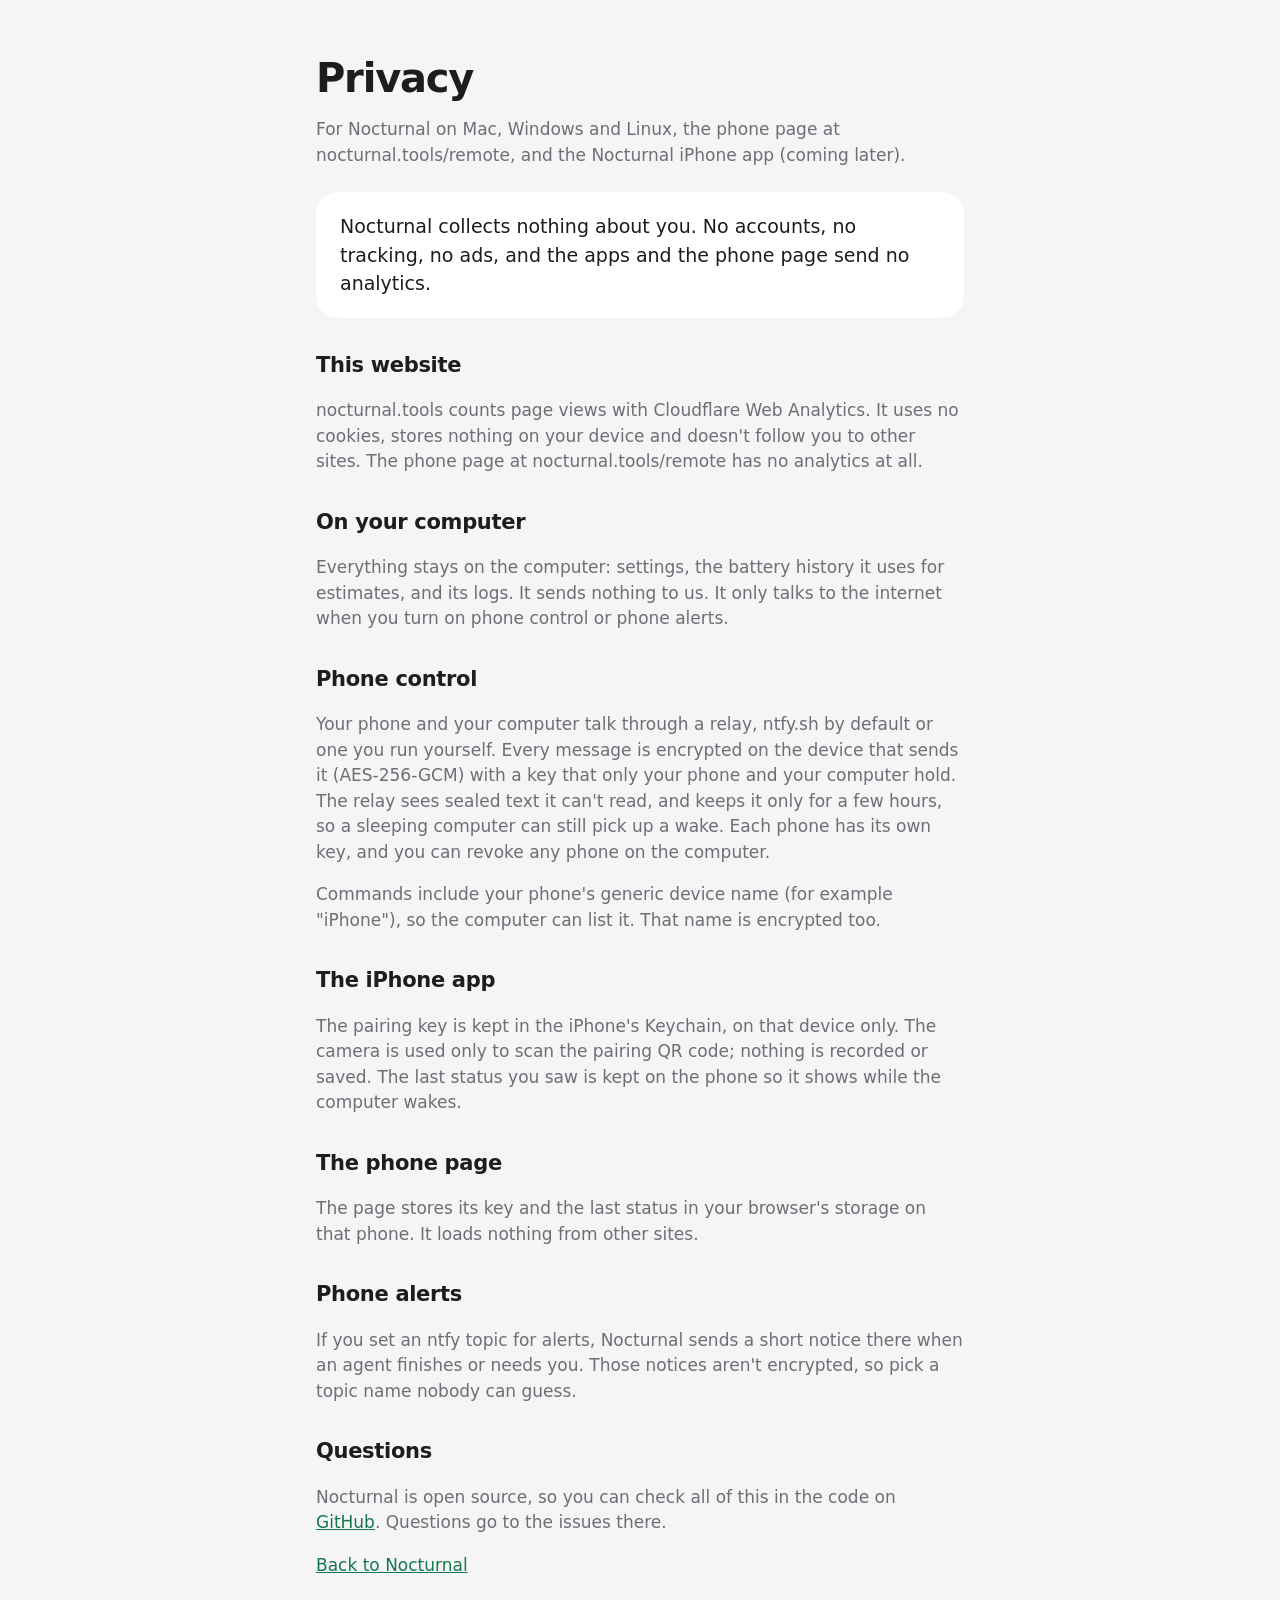
<file: privacy.html>
<!doctype html>
<html lang="en">
<head>
<meta charset="utf-8">
<meta name="viewport" content="width=device-width,initial-scale=1,viewport-fit=cover">
<title>Nocturnal Privacy</title>
<meta name="description" content="What Nocturnal, its phone page and its iPhone app collect: nothing.">
<link rel="icon" href="favicon.png">
<style>
  :root { --bg: #f5f5f7; --card: #fff; --fg: #1d1d1f; --fg-2: #6e6e73; --accent: #15784a; color-scheme: light; }
  @media (prefers-color-scheme: dark) { :root:not([data-theme="light"]) { --bg: #000; --card: #1c1c1e; --fg: #f5f5f7; --fg-2: #a1a1a6; --accent: #30bb81; color-scheme: dark; } }
  :root[data-theme="dark"] { --bg: #000; --card: #1c1c1e; --fg: #f5f5f7; --fg-2: #a1a1a6; --accent: #30bb81; color-scheme: dark; }
  * { box-sizing: border-box; }
  body { margin: 0; background: var(--bg); color: var(--fg); font: 17px/1.5 -apple-system, BlinkMacSystemFont, "SF Pro Text", "Segoe UI", system-ui, sans-serif; -webkit-font-smoothing: antialiased; }
  main { max-width: 680px; margin: 0 auto; padding: 56px max(16px, env(safe-area-inset-right)) 64px max(16px, env(safe-area-inset-left)); }
  h1 { font-size: 40px; line-height: 1.1; letter-spacing: -0.03em; margin: 0 0 12px; }
  h2 { font-size: 21px; letter-spacing: -0.015em; margin: 32px 0 8px; }
  p, li { color: var(--fg-2); }
  .card { background: var(--card); border-radius: 22px; padding: 20px 24px; margin-top: 24px; color: var(--fg); font-size: 19px; }
  a { color: var(--accent); }
</style>
</head>
<body>
<main>
  <h1>Privacy</h1>
  <p>For Nocturnal on Mac, Windows and Linux, the phone page at nocturnal.tools/remote, and the Nocturnal iPhone app (coming later).</p>
  <div class="card">Nocturnal collects nothing about you. No accounts, no tracking, no ads, and the apps and the phone page send no analytics.</div>

  <h2>This website</h2>
  <p>nocturnal.tools counts page views with Cloudflare Web Analytics. It uses no cookies, stores nothing on your device and doesn't follow you to other sites. The phone page at nocturnal.tools/remote has no analytics at all.</p>

  <h2>On your computer</h2>
  <p>Everything stays on the computer: settings, the battery history it uses for estimates, and its logs. It sends nothing to us. It only talks to the internet when you turn on phone control or phone alerts.</p>

  <h2>Phone control</h2>
  <p>Your phone and your computer talk through a relay, ntfy.sh by default or one you run yourself. Every message is encrypted on the device that sends it (AES-256-GCM) with a key that only your phone and your computer hold. The relay sees sealed text it can't read, and keeps it only for a few hours, so a sleeping computer can still pick up a wake. Each phone has its own key, and you can revoke any phone on the computer.</p>
  <p>Commands include your phone's generic device name (for example "iPhone"), so the computer can list it. That name is encrypted too.</p>

  <h2>The iPhone app</h2>
  <p>The pairing key is kept in the iPhone's Keychain, on that device only. The camera is used only to scan the pairing QR code; nothing is recorded or saved. The last status you saw is kept on the phone so it shows while the computer wakes.</p>

  <h2>The phone page</h2>
  <p>The page stores its key and the last status in your browser's storage on that phone. It loads nothing from other sites.</p>

  <h2>Phone alerts</h2>
  <p>If you set an ntfy topic for alerts, Nocturnal sends a short notice there when an agent finishes or needs you. Those notices aren't encrypted, so pick a topic name nobody can guess.</p>

  <h2>Questions</h2>
  <p>Nocturnal is open source, so you can check all of this in the code on <a href="https://github.com/12alexanderbell-graham/nocturnal">GitHub</a>. Questions go to the issues there.</p>
  <p><a href="./">Back to Nocturnal</a></p>
</main>
<!-- Page views only: Cloudflare Web Analytics, no cookies. Not on the phone page. -->
<script defer src="https://static.cloudflareinsights.com/beacon.min.js" data-cf-beacon='{"token": "e9fed4c288994440ae4cbd34ac664887"}'></script>
</body>
</html>
</file>
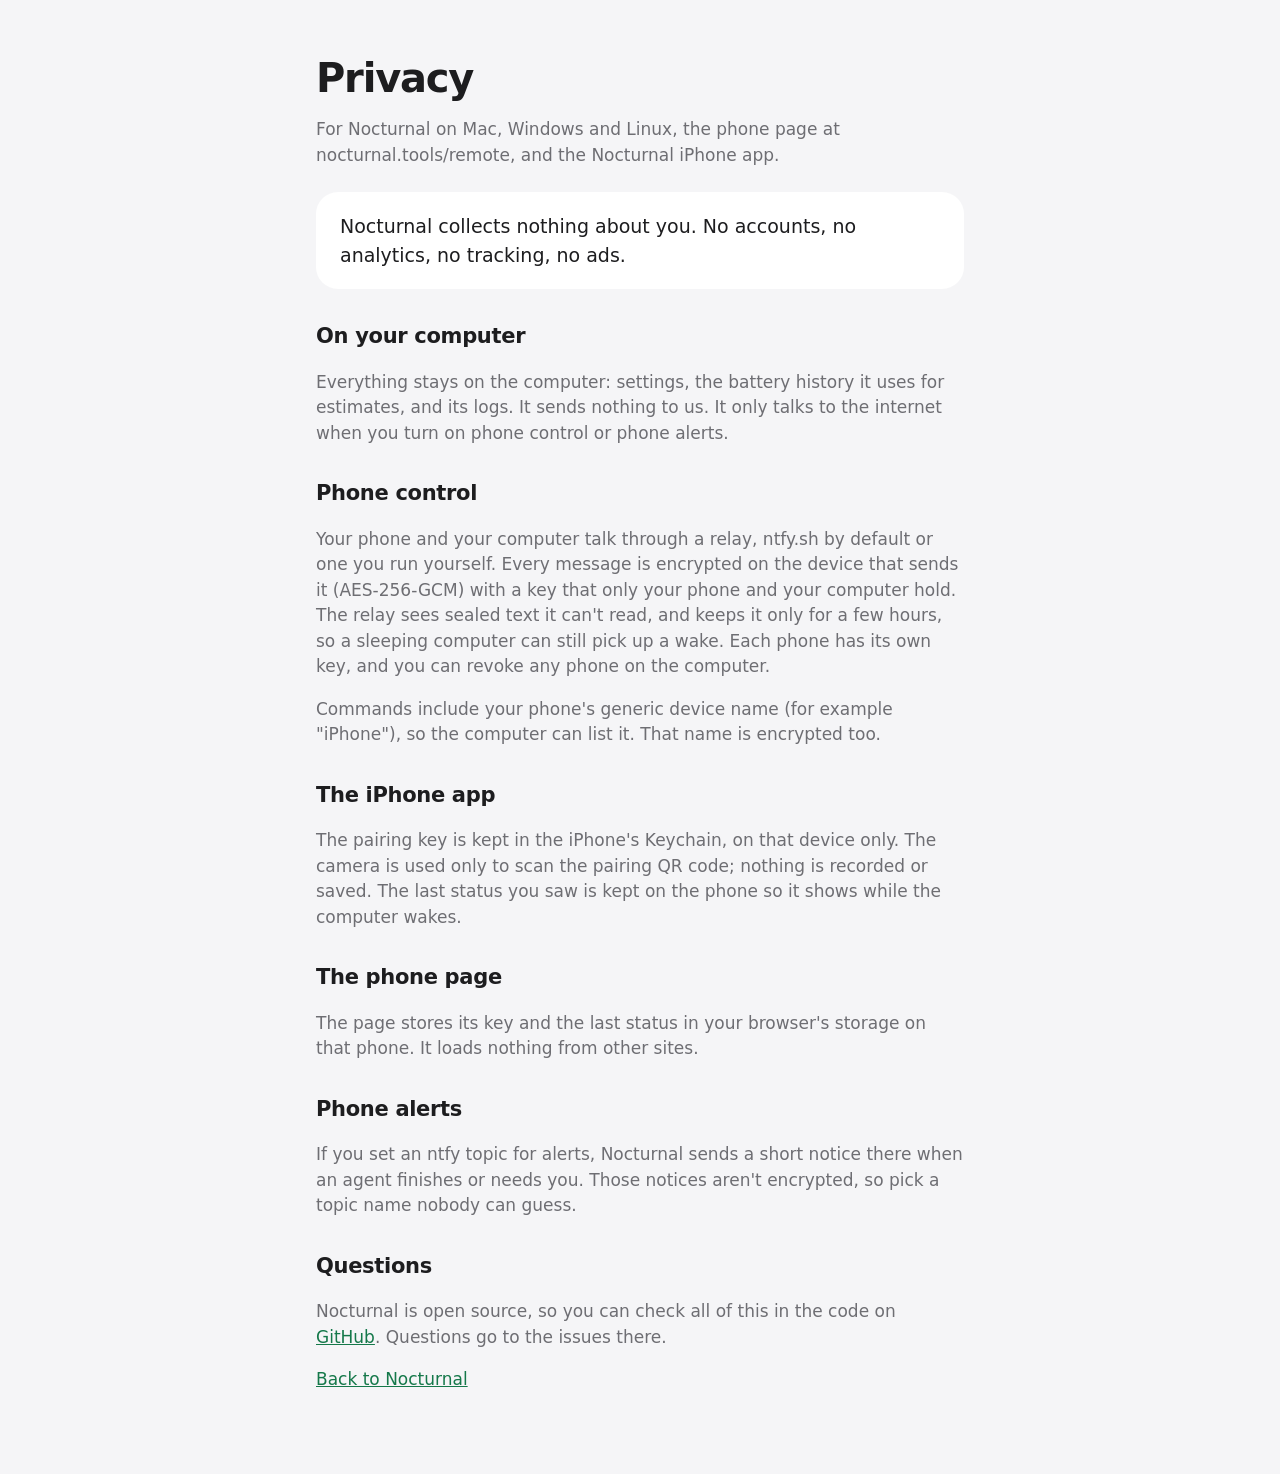
<file: site/privacy.html>
<!doctype html>
<html lang="en">
<head>
<meta charset="utf-8">
<meta name="viewport" content="width=device-width,initial-scale=1,viewport-fit=cover">
<title>Nocturnal Privacy</title>
<meta name="description" content="What Nocturnal, its phone page and its iPhone app collect: nothing.">
<link rel="icon" href="favicon.png">
<style>
  :root { --bg: #f5f5f7; --card: #fff; --fg: #1d1d1f; --fg-2: #6e6e73; --accent: #15784a; color-scheme: light; }
  @media (prefers-color-scheme: dark) { :root:not([data-theme="light"]) { --bg: #000; --card: #1c1c1e; --fg: #f5f5f7; --fg-2: #a1a1a6; --accent: #30bb81; color-scheme: dark; } }
  :root[data-theme="dark"] { --bg: #000; --card: #1c1c1e; --fg: #f5f5f7; --fg-2: #a1a1a6; --accent: #30bb81; color-scheme: dark; }
  * { box-sizing: border-box; }
  body { margin: 0; background: var(--bg); color: var(--fg); font: 17px/1.5 -apple-system, BlinkMacSystemFont, "SF Pro Text", "Segoe UI", system-ui, sans-serif; -webkit-font-smoothing: antialiased; }
  main { max-width: 680px; margin: 0 auto; padding: 56px max(16px, env(safe-area-inset-right)) 64px max(16px, env(safe-area-inset-left)); }
  h1 { font-size: 40px; line-height: 1.1; letter-spacing: -0.03em; margin: 0 0 12px; }
  h2 { font-size: 21px; letter-spacing: -0.015em; margin: 32px 0 8px; }
  p, li { color: var(--fg-2); }
  .card { background: var(--card); border-radius: 22px; padding: 20px 24px; margin-top: 24px; color: var(--fg); font-size: 19px; }
  a { color: var(--accent); }
</style>
</head>
<body>
<main>
  <h1>Privacy</h1>
  <p>For Nocturnal on Mac, Windows and Linux, the phone page at nocturnal.tools/remote, and the Nocturnal iPhone app.</p>
  <div class="card">Nocturnal collects nothing about you. No accounts, no analytics, no tracking, no ads.</div>

  <h2>On your computer</h2>
  <p>Everything stays on the computer: settings, the battery history it uses for estimates, and its logs. It sends nothing to us. It only talks to the internet when you turn on phone control or phone alerts.</p>

  <h2>Phone control</h2>
  <p>Your phone and your computer talk through a relay, ntfy.sh by default or one you run yourself. Every message is encrypted on the device that sends it (AES-256-GCM) with a key that only your phone and your computer hold. The relay sees sealed text it can't read, and keeps it only for a few hours, so a sleeping computer can still pick up a wake. Each phone has its own key, and you can revoke any phone on the computer.</p>
  <p>Commands include your phone's generic device name (for example "iPhone"), so the computer can list it. That name is encrypted too.</p>

  <h2>The iPhone app</h2>
  <p>The pairing key is kept in the iPhone's Keychain, on that device only. The camera is used only to scan the pairing QR code; nothing is recorded or saved. The last status you saw is kept on the phone so it shows while the computer wakes.</p>

  <h2>The phone page</h2>
  <p>The page stores its key and the last status in your browser's storage on that phone. It loads nothing from other sites.</p>

  <h2>Phone alerts</h2>
  <p>If you set an ntfy topic for alerts, Nocturnal sends a short notice there when an agent finishes or needs you. Those notices aren't encrypted, so pick a topic name nobody can guess.</p>

  <h2>Questions</h2>
  <p>Nocturnal is open source, so you can check all of this in the code on <a href="https://github.com/12alexanderbell-graham/nocturnal">GitHub</a>. Questions go to the issues there.</p>
  <p><a href="./">Back to Nocturnal</a></p>
</main>
</body>
</html>
</file>
<file: remote/app.css>
/* Nocturnal's phone page. One screen, built like an iPhone app: the Mac's name and how fresh the news is, a status
   card, the keep-awake slider, and a capsule with three buttons. Settings rise in a sheet.
   Rules: nothing fades, numbers count up, no small grey text, few icons, 44 pt targets, corner radii nest
   (an inner radius is the outer one minus the gap). The native iPhone app draws the same screen. */

:root {
  --bg: #f2f2f7; --card: #fff; --text: #1d1d1f; --sub: #6e6e73; --line: #e3e3e8; --fill: #e6e6eb;
  --accent: #15784a; --green: #1fa868; --orange: #c45500; --red: #d70015; --glass: rgba(255,255,255,.72);
  --sheet: #f2f2f7; --group: #fff; --track: #e6e6eb;
  --shadow: 0 10px 30px rgba(0,0,0,.10), 0 1px 3px rgba(0,0,0,.08);
  color-scheme: light;
}
@media (prefers-color-scheme: dark) {
  :root {
    --bg: #000; --card: #1c1c1e; --text: #f5f5f7; --sub: #98989d; --line: #2c2c2e; --fill: #2c2c2e;
    --accent: #30bb81; --green: #30bb81; --orange: #ff9f0a; --red: #ff453a; --glass: rgba(44,44,46,.72);
    --sheet: #1c1c1e; --group: #2c2c2e; --track: #48484a;
    --shadow: 0 10px 30px rgba(0,0,0,.5);
    color-scheme: dark;
  }
}

* { box-sizing: border-box; -webkit-tap-highlight-color: transparent; }
html { -webkit-text-size-adjust: 100%; overscroll-behavior: none; background: var(--bg); }
body {
  margin: 0; background: var(--bg); color: var(--text);
  font: 17px/1.3 -apple-system, BlinkMacSystemFont, "SF Pro Text", "Segoe UI", system-ui, sans-serif;
  -webkit-font-smoothing: antialiased; -webkit-user-select: none; user-select: none; -webkit-touch-callout: none;
}
main {
  max-width: 480px; margin: 0 auto;
  padding: max(14px, env(safe-area-inset-top)) max(20px, env(safe-area-inset-right)) 0 max(20px, env(safe-area-inset-left));
}
button { font: inherit; color: inherit; border: 0; background: none; padding: 0; cursor: pointer; touch-action: manipulation; }
button:focus-visible, input:focus-visible, select:focus-visible { outline: 2px solid var(--accent); outline-offset: 2px; }
[hidden] { display: none !important; }
.num, .tab { font-variant-numeric: tabular-nums; }
.sr { position: absolute; width: 1px; height: 1px; overflow: hidden; clip: rect(0 0 0 0); white-space: nowrap; }

/* ---------- Main screen ---------- */

/* One screen: the card takes the room between the header and the slider, which sits in thumb reach. */
#app {
  display: flex; flex-direction: column;
  min-height: calc(100vh - max(14px, env(safe-area-inset-top))); min-height: calc(100dvh - max(14px, env(safe-area-inset-top)));
  padding-bottom: calc(104px + env(safe-area-inset-bottom)); }
.head { padding: 10px 2px 18px; min-height: 92px; }
#host { font-size: 30px; font-weight: 700; letter-spacing: -.6px; line-height: 1.12; overflow-wrap: anywhere; }
.fresh { display: flex; align-items: center; gap: 8px; margin-top: 6px; font-size: 17px; color: var(--sub); }
.dot { width: 9px; height: 9px; border-radius: 50%; background: var(--sub); flex: none; }
.dot.live { background: var(--green); }
.dot.busy { background: transparent; box-shadow: inset 0 0 0 2px var(--accent); }
.dot.done { background: var(--accent); }
.dot.bad { background: var(--orange); }
.fresh.live { color: var(--green); }
.fresh.done { color: var(--accent); }
.fresh.bad { color: var(--orange); }

/* The status card: Nocturnal green while it keeps the Mac working, plain while it sleeps. */
.card {
  position: relative; isolation: isolate; overflow: hidden; flex: 1000 1 auto; max-height: 400px; min-height: 230px;
  display: flex; flex-direction: column;
  background: var(--card); border-radius: 28px; padding: 22px 22px 20px; box-shadow: 0 1px 2px rgba(0,0,0,.04);
}
.card.keeps {
  color: #fff;
  background:
    radial-gradient(70% 80% at 92% 0%, rgba(63,214,156,.9), rgba(63,214,156,0) 72%),
    radial-gradient(50% 60% at 0% 100%, rgba(34,184,102,.45), rgba(34,184,102,0) 72%),
    linear-gradient(45deg, #08341a, #146c40);
}
.card.keeps::after {
  content: ""; position: absolute; inset: 0; z-index: -1; pointer-events: none; opacity: .22; mix-blend-mode: overlay;
  background-image: url("data:image/svg+xml,%3Csvg xmlns='http://www.w3.org/2000/svg' width='220' height='220'%3E%3Cfilter id='n'%3E%3CfeTurbulence type='fractalNoise' baseFrequency='.9' numOctaves='2' stitchTiles='stitch'/%3E%3CfeColorMatrix values='0 0 0 0 .5 0 0 0 0 .5 0 0 0 0 .5 0 0 0 1.6 -.3'/%3E%3C/filter%3E%3Crect width='100%25' height='100%25' filter='url(%23n)'/%3E%3C/svg%3E");
}
#headline { font-size: 32px; font-weight: 700; letter-spacing: -.7px; line-height: 1.1; }
#line { font-size: 17px; margin-top: 6px; color: var(--sub); }
.card.keeps #line { color: rgba(255,255,255,.86); }
#warnings p { margin: 10px 0 0; font-size: 16px; font-weight: 600; color: var(--orange); }
.card.keeps #warnings p { color: #fff; }

.numbers { display: grid; grid-template-columns: repeat(3, 1fr); gap: 8px; margin-top: auto; padding-top: 26px; }
.figure .v { font-size: 38px; font-weight: 600; letter-spacing: -.8px; line-height: 1; white-space: nowrap; font-variant-numeric: tabular-nums; }
.figure .u { font-size: 21px; font-weight: 500; letter-spacing: -.3px; margin-left: 2px; }
.figure .c { font-size: 15px; margin-top: 7px; color: var(--sub); }
.card.keeps .figure .c { color: rgba(255,255,255,.8); }

/* Keep-awake slider: a liquid thumb that follows the finger and settles with a small overshoot. */
.slider {
  position: relative; display: grid; grid-template-columns: repeat(3, 1fr);
  height: 56px; padding: 4px; border-radius: 28px; background: var(--fill); touch-action: pan-y;
}
.thumb {
  position: absolute; top: 4px; bottom: 4px; left: 4px; width: calc((100% - 8px) / 3);
  border-radius: 24px; background: var(--accent); box-shadow: 0 2px 8px rgba(21,120,74,.35); will-change: transform;
}
.thumb.confirm { background: var(--red); box-shadow: 0 2px 8px rgba(215,0,21,.35); }
.slider button { position: relative; z-index: 1; height: 48px; border-radius: 24px; font-size: 17px; font-weight: 600; }
.slider button[aria-checked="true"] { color: #fff; }
/* Takes whatever room the card (at its tallest) leaves, and keeps the slider at its bottom. The card's much larger
   grow factor gives it nearly all the room first; this gets the rest once the card has stopped at its maximum. */
.controls { flex: 1 0 auto; display: flex; flex-direction: column; justify-content: flex-end; padding-top: 16px; }
.pills { display: flex; gap: 8px; margin-top: 12px; flex-wrap: wrap; }
.pills button { min-height: 44px; padding: 0 18px; border-radius: 22px; background: var(--card); font-size: 16px; font-weight: 600; color: var(--accent); }

/* Bottom capsule: three circles the capsule's height minus its padding (radii nest: 34 - 6 = 28). */
.capsule {
  position: fixed; z-index: 20; left: 50%; transform: translateX(-50%);
  bottom: max(16px, calc(env(safe-area-inset-bottom) + 8px));
  display: flex; gap: 10px; padding: 6px; border-radius: 34px;
  background: var(--glass); -webkit-backdrop-filter: saturate(180%) blur(24px); backdrop-filter: saturate(180%) blur(24px);
  box-shadow: var(--shadow);
}
.circle {
  height: 56px; min-width: 56px; border-radius: 28px; display: flex; align-items: center; justify-content: center; gap: 8px;
  background: var(--card); color: var(--text); padding: 0 16px; transition: background-color .2s, min-width .3s cubic-bezier(.3,1.3,.5,1);
}
.circle svg { flex: none; }
.circle .lbl { display: none; font-size: 17px; font-weight: 600; white-space: nowrap; }
.circle.confirm { background: var(--red); color: #fff; min-width: 150px; }
.circle.confirm .lbl { display: inline; }
.circle.sent { color: var(--accent); }

/* ---------- Settings sheet: stops at the capsule (closed), 25% and 50% of the screen ---------- */

.scrim { position: fixed; inset: 0; z-index: 30; background: rgba(0,0,0,.18); }
.sheet {
  position: fixed; z-index: 31; left: 0; right: 0; bottom: 0; margin: 0 auto; max-width: 520px;
  height: 50vh; height: 50dvh; display: flex; flex-direction: column;
  background: var(--sheet); border-radius: 34px 34px 0 0; box-shadow: 0 -8px 30px rgba(0,0,0,.14);
  transform: translateY(100%); will-change: transform;
}
.grab { flex: none; height: 44px; display: grid; place-items: center; touch-action: none; cursor: grab; }
.grab::before { content: ""; width: 40px; height: 5px; border-radius: 3px; background: var(--sub); opacity: .4; }
.sheetbody { flex: 1; overflow-y: auto; -webkit-overflow-scrolling: touch; overscroll-behavior: contain; padding: 0 20px calc(28px + env(safe-area-inset-bottom)); }
.sheet h2 { font-size: 22px; font-weight: 700; letter-spacing: -.3px; margin: 22px 4px 10px; }
.sheet h2:first-child { margin-top: 0; }
.group { background: var(--group); border-radius: 20px; padding: 4px 16px; }
.row { display: flex; align-items: center; justify-content: space-between; gap: 12px; min-height: 52px; padding: 8px 0; border-top: 1px solid var(--line); }
.row:first-child { border-top: 0; }
.row .name { min-width: 0; overflow-wrap: anywhere; }
.row .state { display: block; font-size: 15px; color: var(--sub); margin-top: 2px; }
.row .state.waiting { color: var(--orange); font-weight: 600; }
.row .state.working { color: var(--green); }
.row .v { color: var(--sub); font-variant-numeric: tabular-nums; text-align: right; }
.row.off { opacity: .45; }
.row .v.on { color: var(--orange); font-weight: 600; }
.foot { font-size: 15px; color: var(--sub); margin: 8px 4px 0; }
.empty { min-height: 52px; display: flex; align-items: center; color: var(--sub); }
.action { display: block; width: 100%; text-align: left; min-height: 52px; color: var(--accent); }
.action.danger { color: var(--red); }
.action.confirm { font-weight: 700; }
.seg { display: grid; grid-template-columns: repeat(3, 1fr); gap: 2px; padding: 3px; border-radius: 14px; background: var(--fill); margin: 10px 0; }
.seg button { min-height: 40px; border-radius: 11px; font-size: 15px; font-weight: 600; }
.seg button[aria-checked="true"] { background: var(--accent); color: #fff; }
.switch { position: relative; width: 51px; height: 31px; flex: none; }
.switch input { position: absolute; inset: 0; opacity: 0; margin: 0; width: 100%; height: 100%; cursor: pointer; }
.switch span { position: absolute; inset: 0; border-radius: 16px; background: var(--track); transition: background-color .2s; pointer-events: none; }
.switch span::before { content: ""; position: absolute; left: 2px; top: 2px; width: 27px; height: 27px; border-radius: 50%; background: #fff; box-shadow: 0 1px 3px rgba(0,0,0,.25); transition: transform .25s cubic-bezier(.3,1.3,.5,1); }
.switch input:checked + span { background: var(--green); }
.switch input:checked + span::before { transform: translateX(20px); }
.switch input:focus-visible + span { outline: 2px solid var(--accent); outline-offset: 2px; }
select.pick {
  -webkit-appearance: none; appearance: none; border: 0; background: none; color: var(--sub); font: inherit; text-align: right; text-align-last: right;
  max-width: 55%; padding: 0 16px 0 0; min-height: 44px;
  background-image: linear-gradient(45deg, transparent 50%, var(--sub) 50%), linear-gradient(135deg, var(--sub) 50%, transparent 50%);
  background-position: right 6px center, right 1px center; background-size: 5px 5px; background-repeat: no-repeat;
}
input[type=text] {
  width: 100%; font: 16px ui-monospace, SFMono-Regular, Menlo, monospace; padding: 13px 14px; border-radius: 14px;
  border: 0; background: var(--card); color: var(--text); -webkit-user-select: text; user-select: text;
}
.row input.topic { width: 55%; background: var(--bg); padding: 9px 10px; font-size: 15px; border-radius: 10px; }

/* Toast: what the Mac said when it refused something. Under the header, so it shows on every screen. */
#toast { margin: -6px 0 14px; padding: 12px 16px; border-radius: 18px; background: var(--card); color: var(--orange); font-weight: 600; }

/* ---------- Pairing and Add to Home Screen ---------- */

.intro { padding-top: 34px; max-width: 420px; margin: 0 auto; }
.brand { display: flex; align-items: center; gap: 14px; margin: 0 2px 26px; }
.brand img { width: 64px; height: 64px; }
.brand h1 { font-size: 34px; font-weight: 700; letter-spacing: -.7px; line-height: 1.1; margin: 0; }
.brand p { font-size: 17px; color: var(--sub); margin: 3px 0 0; }
.big { display: block; width: 100%; min-height: 56px; border-radius: 28px; background: var(--accent); color: #fff; font-size: 17px; font-weight: 600; }
.big.plain { background: var(--card); color: var(--accent); margin-top: 12px; }
.say { font-size: 17px; color: var(--sub); margin: 14px 6px 28px; text-align: center; }
#cam { display: block; width: 100%; aspect-ratio: 1; object-fit: cover; border-radius: 28px; background: #000; }
#pairform { display: flex; gap: 10px; align-items: center; }
#pairform input { flex: 1; min-width: 0; }
#pairform button { min-height: 48px; padding: 0 12px; color: var(--accent); font-weight: 600; }
.err { color: var(--red); font-size: 16px; margin: 12px 4px 0; min-height: 1.3em; }
.steps { list-style: none; margin: 0; padding: 4px 18px; background: var(--card); border-radius: 20px; }
.steps li { display: flex; align-items: center; gap: 14px; min-height: 56px; border-top: 1px solid var(--line); }
.steps li:first-child { border-top: 0; }
.steps .n { flex: none; width: 28px; height: 28px; border-radius: 50%; background: var(--accent); color: #fff; font-size: 15px; font-weight: 700; display: grid; place-items: center; }
.steps svg { vertical-align: -3px; color: var(--accent); }
.link { display: block; margin: 18px auto 0; min-height: 44px; padding: 0 12px; color: var(--accent); font-size: 17px; }

@media (prefers-reduced-motion: reduce) { * { transition: none !important; animation: none !important; } }

/* Asleep or not answering: nothing but a wake would land. */
.resting .slider, .resting .sheetbody .row, .resting .sheetbody .seg { filter: grayscale(1); pointer-events: none; }
.circle:disabled { opacity: .5; }
</file>
